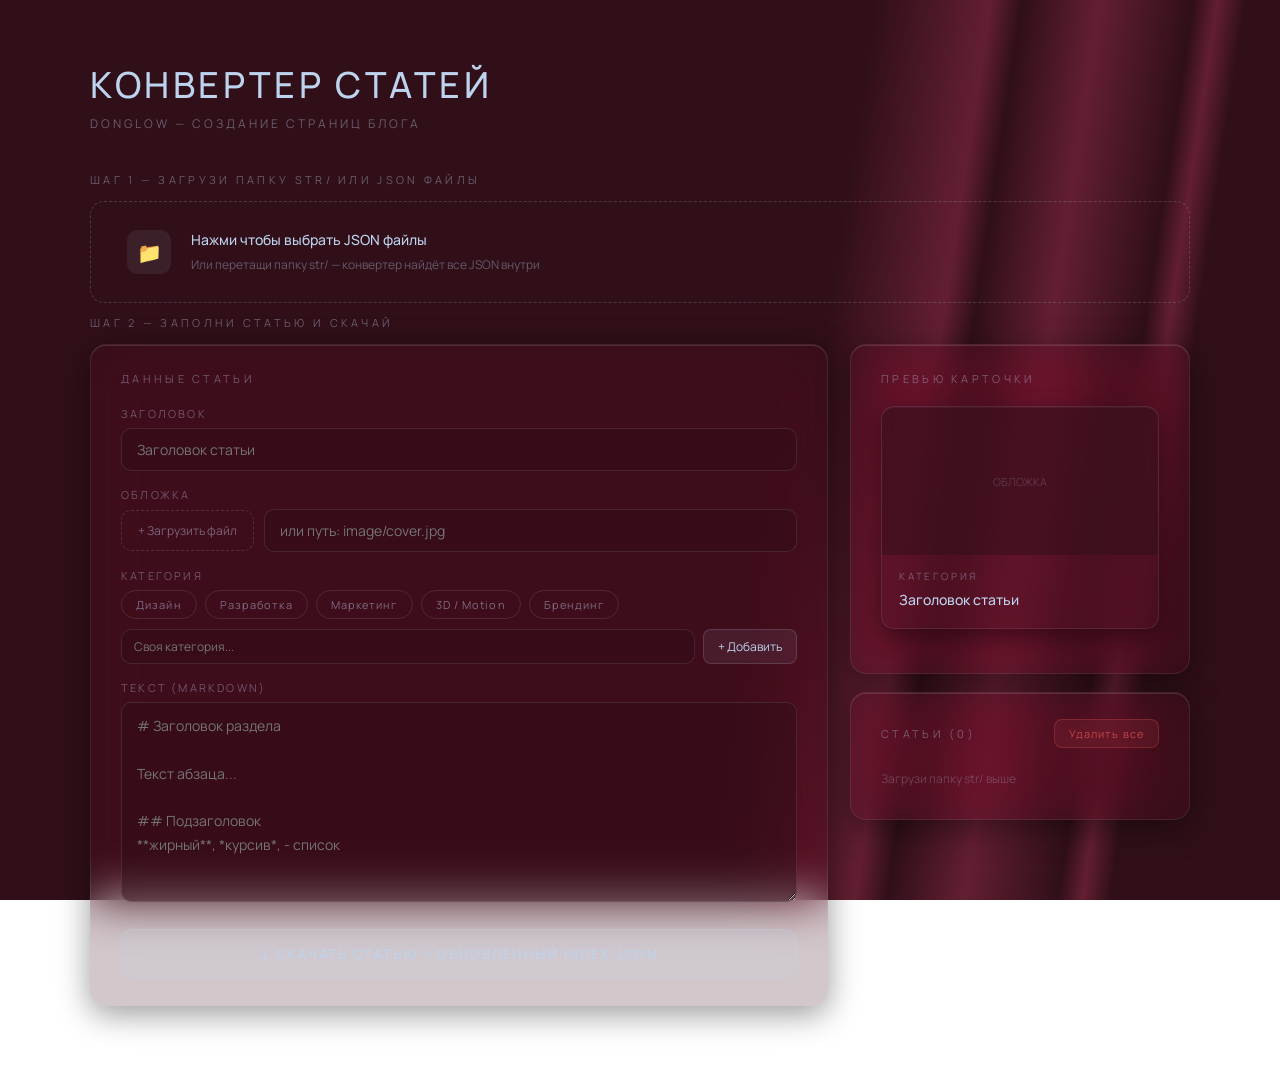
<file: article-converter.html>
<!DOCTYPE html>
<html lang="ru">
<head>
<meta charset="UTF-8">
<meta name="viewport" content="width=device-width, initial-scale=1.0">
<title>Конвертер статей — Donglow</title>
<link href="https://fonts.googleapis.com/css2?family=Manrope:wght@400;500;600&display=swap" rel="stylesheet">
<style>
* { margin: 0; padding: 0; box-sizing: border-box; }
body {
  font-family: 'Manrope', sans-serif;
  background: linear-gradient(278.57deg, #300F18 0%, #300F18 11.979%, #631F32 13.968%, #300F18 15.680%, #631F32 22.326%, #300F18 27.773%, #631F32 29.997%, #300F18 38.237%);
  background-attachment: fixed; min-height: 100vh; color: #BED3EE; padding: 60px 90px;
}
h1 { font-size: 36px; font-weight: 500; letter-spacing: 0.1em; margin-bottom: 6px; }
.subtitle { font-size: 12px; color: rgba(190,211,238,0.4); letter-spacing: 0.25em; margin-bottom: 40px; text-transform: uppercase; }
.step-label { font-size: 11px; letter-spacing: 0.3em; text-transform: uppercase; color: rgba(190,211,238,0.4); margin-bottom: 14px; }

.drop-zone {
  border: 1.5px dashed rgba(190,211,238,0.2); border-radius: 14px;
  padding: 28px 36px; display: flex; align-items: center; gap: 20px;
  cursor: pointer; transition: border-color 0.2s, background 0.2s; margin-bottom: 12px; position: relative;
}
.drop-zone:hover, .drop-zone.drag-over { border-color: rgba(190,211,238,0.45); background: rgba(190,211,238,0.04); }
.drop-zone input { position: absolute; inset: 0; opacity: 0; cursor: pointer; width: 100%; height: 100%; }
.drop-icon { width: 44px; height: 44px; flex-shrink: 0; background: rgba(190,211,238,0.08); border-radius: 11px; display: flex; align-items: center; justify-content: center; font-size: 20px; }
.drop-text strong { font-size: 14px; font-weight: 500; display: block; margin-bottom: 3px; }
.drop-text span { font-size: 12px; color: rgba(190,211,238,0.38); }

.status-bar { display: none; padding: 11px 18px; background: rgba(190,211,238,0.06); border: 1px solid rgba(190,211,238,0.12); border-radius: 10px; font-size: 12px; letter-spacing: 0.06em; margin-bottom: 32px; align-items: center; gap: 10px; }
.status-bar.show { display: flex; }
.status-dot { width: 7px; height: 7px; border-radius: 50%; background: #6fcf97; flex-shrink: 0; }

.layout { display: grid; grid-template-columns: 1fr 340px; gap: 22px; align-items: start; }

.panel { background: rgba(70,22,37,0.24); backdrop-filter: blur(24px) saturate(160%); -webkit-backdrop-filter: blur(24px) saturate(160%); border: 1px solid rgba(190,211,238,0.10); box-shadow: inset 0 1px 0 rgba(255,255,255,0.12), 0 8px 32px rgba(0,0,0,0.4); border-radius: 16px; padding: 26px 30px; }
.panel-title { font-size: 11px; letter-spacing: 0.3em; text-transform: uppercase; color: rgba(190,211,238,0.38); margin-bottom: 20px; }

label { display: block; font-size: 11px; letter-spacing: 0.2em; text-transform: uppercase; color: rgba(190,211,238,0.38); margin-bottom: 7px; margin-top: 16px; }
label:first-of-type { margin-top: 0; }

input[type="text"], textarea { width: 100%; background: rgba(48,15,24,0.45); border: 1px solid rgba(190,211,238,0.12); border-radius: 10px; padding: 11px 15px; font-family: 'Manrope', sans-serif; font-size: 14px; color: #BED3EE; outline: none; transition: border-color 0.2s; resize: vertical; }
input[type="text"]:focus, textarea:focus { border-color: rgba(190,211,238,0.32); }
textarea { min-height: 200px; line-height: 1.7; }

/* Обложка */
.cover-row { display: flex; gap: 10px; align-items: center; flex-wrap: wrap; }
.cover-btn { padding: 11px 16px; border: 1.5px dashed rgba(190,211,238,0.18); border-radius: 10px; cursor: pointer; position: relative; overflow: hidden; flex-shrink: 0; font-size: 12px; color: rgba(190,211,238,0.45); transition: border-color 0.2s; background: transparent; font-family: 'Manrope', sans-serif; white-space: nowrap; }
.cover-btn:hover { border-color: rgba(190,211,238,0.35); color: rgba(190,211,238,0.75); }
.cover-btn input { position: absolute; inset: 0; opacity: 0; cursor: pointer; }
#cover-thumb { width: 54px; height: 38px; object-fit: cover; border-radius: 7px; display: none; flex-shrink: 0; cursor: pointer; border: 1px solid rgba(190,211,238,0.2); }
#cover-thumb:hover { border-color: rgba(190,211,238,0.5); }
.crop-hint { font-size: 11px; color: rgba(190,211,238,0.35); }

/* Категории */
.cats { display: flex; flex-wrap: wrap; gap: 8px; margin-top: 4px; }
.cat-tag { padding: 6px 14px; border-radius: 20px; border: 1px solid rgba(190,211,238,0.13); font-size: 11px; letter-spacing: 0.1em; cursor: pointer; transition: all 0.2s; background: transparent; color: rgba(190,211,238,0.48); font-family: 'Manrope', sans-serif; }
.cat-tag.selected { background: rgba(190,211,238,0.12); border-color: rgba(190,211,238,0.38); color: #BED3EE; }
.cat-new { display: flex; gap: 8px; margin-top: 10px; }
.cat-new input { flex: 1; padding: 8px 12px; font-size: 12px; }
.cat-new button { padding: 8px 14px; background: rgba(190,211,238,0.08); border: 1px solid rgba(190,211,238,0.17); border-radius: 8px; color: #BED3EE; font-family: 'Manrope', sans-serif; font-size: 12px; cursor: pointer; transition: background 0.2s; white-space: nowrap; }
.cat-new button:hover { background: rgba(190,211,238,0.16); }

.btn-dl { width: 100%; margin-top: 22px; padding: 15px; background: rgba(190,211,238,0.12); border: 1px solid rgba(190,211,238,0.26); border-radius: 12px; color: #BED3EE; font-family: 'Manrope', sans-serif; font-size: 13px; font-weight: 500; letter-spacing: 0.16em; text-transform: uppercase; cursor: pointer; transition: all 0.2s; }
.btn-dl:hover { background: rgba(190,211,238,0.2); }

/* Превью карточки */
.card-preview { border-radius: 13px; overflow: hidden; background: rgba(70,22,37,0.24); border: 1px solid rgba(190,211,238,0.10); box-shadow: inset 0 1px 0 rgba(255,255,255,0.1), 0 8px 24px rgba(0,0,0,0.4); margin-bottom: 18px; }
.cp-cover { width: 100%; height: 148px; background: rgba(48,15,24,0.5); display: flex; align-items: center; justify-content: center; font-size: 11px; color: rgba(190,211,238,0.2); overflow: hidden; }
.cp-cover img { width: 100%; height: 100%; object-fit: cover; display: none; }
.cp-body { padding: 14px 17px 18px; }
.cp-cat { font-size: 10px; letter-spacing: 0.28em; text-transform: uppercase; color: rgba(190,211,238,0.38); margin-bottom: 7px; }
.cp-title { font-size: 14px; font-weight: 500; line-height: 1.4; color: #BED3EE; }

/* Список статей */
.arts-header { display: flex; align-items: center; justify-content: space-between; margin-bottom: 16px; }
.arts-header .panel-title { margin-bottom: 0; }
.btn-del-all { padding: 6px 14px; background: rgba(235,87,87,0.1); border: 1px solid rgba(235,87,87,0.25); border-radius: 8px; color: rgba(235,87,87,0.7); font-family: 'Manrope', sans-serif; font-size: 11px; letter-spacing: 0.1em; cursor: pointer; transition: all 0.2s; }
.btn-del-all:hover { background: rgba(235,87,87,0.2); color: rgba(235,87,87,1); border-color: rgba(235,87,87,0.5); }

.art-item { display: flex; align-items: center; gap: 9px; padding: 9px 0; border-bottom: 1px solid rgba(190,211,238,0.06); }
.art-item:last-child { border-bottom: none; }
.art-dot { width: 6px; height: 6px; border-radius: 50%; background: rgba(190,211,238,0.22); flex-shrink: 0; }
.art-name { flex: 1; overflow: hidden; text-overflow: ellipsis; white-space: nowrap; font-size: 12px; color: rgba(190,211,238,0.52); }
.art-cat { font-size: 10px; letter-spacing: 0.13em; color: rgba(190,211,238,0.28); flex-shrink: 0; margin-right: 4px; }
.art-del { width: 22px; height: 22px; flex-shrink: 0; background: rgba(235,87,87,0.1); border: 1px solid rgba(235,87,87,0.2); border-radius: 6px; color: rgba(235,87,87,0.6); font-size: 14px; line-height: 1; cursor: pointer; display: flex; align-items: center; justify-content: center; transition: all 0.2s; font-family: sans-serif; }
.art-del:hover { background: rgba(235,87,87,0.25); color: rgba(235,87,87,1); }

/* ── Кроппер (модалка) ── */
.crop-modal {
  position: fixed; inset: 0; z-index: 200;
  background: rgba(20,5,10,0.88); backdrop-filter: blur(8px);
  display: none; align-items: center; justify-content: center;
}
.crop-modal.open { display: flex; }
.crop-box {
  background: rgba(48,15,24,0.96); border: 1px solid rgba(190,211,238,0.15);
  border-radius: 20px; padding: 28px; width: 620px; max-width: 95vw;
}
.crop-box h3 { font-size: 14px; font-weight: 500; letter-spacing: 0.2em; text-transform: uppercase; color: rgba(190,211,238,0.6); margin-bottom: 20px; }
.crop-wrap { position: relative; width: 100%; height: 320px; overflow: hidden; background: #000; border-radius: 12px; cursor: crosshair; user-select: none; }
#crop-img { position: absolute; display: block; }
.crop-sel {
  position: absolute; border: 2px solid rgba(190,211,238,0.9);
  box-shadow: 0 0 0 9999px rgba(0,0,0,0.5);
  cursor: move; display: none;
}
.crop-sel-corner {
  position: absolute; width: 10px; height: 10px;
  background: #BED3EE; border-radius: 2px;
}
.c-tl { top:-5px; left:-5px; cursor: nw-resize; }
.c-tr { top:-5px; right:-5px; cursor: ne-resize; }
.c-bl { bottom:-5px; left:-5px; cursor: sw-resize; }
.c-br { bottom:-5px; right:-5px; cursor: se-resize; }

.crop-ratio-btns { display: flex; gap: 8px; margin: 14px 0 6px; flex-wrap: wrap; }
.ratio-btn { padding: 7px 16px; border-radius: 8px; border: 1px solid rgba(190,211,238,0.15); background: transparent; color: rgba(190,211,238,0.5); font-family: 'Manrope', sans-serif; font-size: 12px; cursor: pointer; transition: all 0.2s; }
.ratio-btn:hover, .ratio-btn.active { background: rgba(190,211,238,0.1); border-color: rgba(190,211,238,0.35); color: #BED3EE; }
.crop-hint-text { font-size: 11px; color: rgba(190,211,238,0.3); margin-bottom: 16px; letter-spacing: 0.05em; }

.crop-actions { display: flex; gap: 12px; margin-top: 18px; }
.crop-actions button { flex: 1; padding: 13px; border-radius: 11px; font-family: 'Manrope', sans-serif; font-size: 12px; font-weight: 500; letter-spacing: 0.15em; text-transform: uppercase; cursor: pointer; transition: all 0.2s; }
.btn-crop-apply { background: rgba(190,211,238,0.13); border: 1px solid rgba(190,211,238,0.28); color: #BED3EE; }
.btn-crop-apply:hover { background: rgba(190,211,238,0.22); }
.btn-crop-cancel { background: transparent; border: 1px solid rgba(190,211,238,0.12); color: rgba(190,211,238,0.5); }
.btn-crop-cancel:hover { border-color: rgba(190,211,238,0.25); color: rgba(190,211,238,0.8); }

/* Confirm modal */
.confirm-modal { position: fixed; inset: 0; z-index: 300; background: rgba(20,5,10,0.8); backdrop-filter: blur(6px); display: none; align-items: center; justify-content: center; }
.confirm-modal.open { display: flex; }
.confirm-box { background: rgba(48,15,24,0.97); border: 1px solid rgba(190,211,238,0.15); border-radius: 16px; padding: 28px 32px; max-width: 400px; width: 90vw; text-align: center; }
.confirm-box p { font-size: 14px; line-height: 1.6; color: rgba(190,211,238,0.8); margin-bottom: 22px; }
.confirm-box strong { color: #BED3EE; }
.confirm-btns { display: flex; gap: 10px; }
.confirm-btns button { flex: 1; padding: 12px; border-radius: 10px; font-family: 'Manrope', sans-serif; font-size: 12px; font-weight: 500; letter-spacing: 0.12em; cursor: pointer; transition: all 0.2s; }
.btn-confirm-ok { background: rgba(235,87,87,0.15); border: 1px solid rgba(235,87,87,0.35); color: rgba(235,87,87,0.9); }
.btn-confirm-ok:hover { background: rgba(235,87,87,0.28); }
.btn-confirm-no { background: transparent; border: 1px solid rgba(190,211,238,0.15); color: rgba(190,211,238,0.55); }
.btn-confirm-no:hover { border-color: rgba(190,211,238,0.3); color: rgba(190,211,238,0.85); }

.toast { position: fixed; bottom: 32px; left: 50%; transform: translateX(-50%) translateY(14px); background: rgba(30,8,15,0.96); backdrop-filter: blur(16px); border: 1px solid rgba(190,211,238,0.16); border-radius: 11px; padding: 13px 26px; font-size: 13px; letter-spacing: 0.07em; opacity: 0; transition: all 0.28s; pointer-events: none; z-index: 400; }
.toast.show { opacity: 1; transform: translateX(-50%) translateY(0); }
.toast.success { border-color: rgba(111,207,151,0.4); }
.toast.error   { border-color: rgba(235,87,87,0.4); }

/* мобильная адаптация для конвертеров */
@media (max-width: 768px) {
  body {
    padding: 30px 16px 60px;
  }
  
  h1 {
    font-size: 24px;
  }
  
  .subtitle {
    font-size: 10px;
    margin-bottom: 24px;
  }
  
  .step-label {
    font-size: 10px;
    margin-bottom: 10px;
  }
  
  .drop-zone {
    padding: 20px;
    flex-direction: column;
    text-align: center;
  }
  
  .layout {
    grid-template-columns: 1fr;
    gap: 20px;
  }
  
  .panel {
    padding: 20px;
  }
  
  button, 
  .filter-btn, 
  .back-btn,
  .see-more-btn,
  .btn-dl,
  .cover-btn,
  .add-block-btn,
  .block-file-btn,
  .block-del,
  .block-move-up,
  .block-move-down,
  .art-edit,
  .art-del,
  .btn-del-all {
    min-height: 44px;
    min-width: 44px;
  }
  
  .add-block-bar {
    gap: 8px;
  }
  
  .add-block-btn {
    padding: 10px 14px;
    font-size: 10px;
  }
  
  .block-header {
    flex-wrap: wrap;
    gap: 8px;
  }
  
  .block-type-badge {
    flex: auto;
  }
  
  /* кроппер на мобилках */
  .crop-box {
    padding: 20px;
    width: 95vw;
  }
  
  .crop-wrap {
    height: 260px;
  }
  
  .crop-ratio-btns {
    gap: 6px;
  }
  
  .ratio-btn {
    padding: 8px 12px;
    font-size: 11px;
  }
  
  .crop-actions button {
    padding: 12px;
  }
  
  /* подтверждение */
  .confirm-box {
    padding: 24px;
    width: 90vw;
  }
  
  .confirm-box p {
    font-size: 14px;
  }
  
  .confirm-btns button {
    padding: 12px;
  }
  
  /* toast */
  .toast {
    bottom: 20px;
    padding: 12px 20px;
    font-size: 12px;
  }
}

@media (max-width: 480px) {
  .crop-wrap {
    height: 200px;
  }
  
  .cover-row {
    flex-direction: column;
    align-items: stretch;
  }
  
  .cover-btn {
    text-align: center;
  }
  
  #cover-thumb {
    width: 100%;
    height: auto;
    max-height: 100px;
  }
  
  .cats {
    gap: 6px;
  }
  
  .cat-tag {
    padding: 8px 12px;
    font-size: 10px;
  }
  
  .cat-new {
    flex-direction: column;
  }
  
  .cat-new button {
    width: 100%;
  }
}
</style>
</head>
<body>

<h1>КОНВЕРТЕР СТАТЕЙ</h1>
<p class="subtitle">Donglow — создание страниц блога</p>

<div class="step-label">Шаг 1 — загрузи папку str/ или JSON файлы</div>
<div class="drop-zone" id="dz" onclick="document.getElementById('json-inp').click()">
  <input type="file" id="folder-inp" webkitdirectory multiple style="display:none" onchange="loadFolder(this.files)">
  <input type="file" id="json-inp" accept=".json" multiple style="display:none" onchange="loadFolder(this.files)">
  <div class="drop-icon">📁</div>
  <div class="drop-text">
    <strong>Нажми чтобы выбрать JSON файлы</strong>
    <span>Или перетащи папку str/ — конвертер найдёт все JSON внутри</span>
  </div>
</div>
<div class="status-bar" id="status-bar">
  <div class="status-dot"></div>
  <span id="status-text"></span>
</div>

<div class="step-label">Шаг 2 — заполни статью и скачай</div>
<div class="layout">

  <div class="panel">
    <div class="panel-title">Данные статьи</div>

    <label>Заголовок</label>
    <input type="text" id="inp-title" placeholder="Заголовок статьи" oninput="upd()">

    <label>Обложка</label>
    <div class="cover-row">
      <button class="cover-btn">
        <input type="file" id="inp-cover-file" accept="image/*" onchange="loadCover(event)">
        + Загрузить файл
      </button>
      <img id="cover-thumb" alt="" title="Нажми чтобы кадрировать" onclick="openCrop()">
      <span class="crop-hint" id="crop-hint" style="display:none;">Нажми на превью для кадрирования</span>
      <input type="text" id="inp-cover-path" placeholder="или путь: image/cover.jpg" oninput="upd()" style="flex:1;">
    </div>

    <label>Категория</label>
    <div class="cats" id="cats-list">
      <button class="cat-tag" onclick="selCat(this)">Дизайн</button>
      <button class="cat-tag" onclick="selCat(this)">Разработка</button>
      <button class="cat-tag" onclick="selCat(this)">Маркетинг</button>
      <button class="cat-tag" onclick="selCat(this)">3D / Motion</button>
      <button class="cat-tag" onclick="selCat(this)">Брендинг</button>
    </div>
    <div class="cat-new">
      <input type="text" id="inp-new-cat" placeholder="Своя категория...">
      <button onclick="addCat()">+ Добавить</button>
    </div>

    <label>Текст (Markdown)</label>
    <textarea id="inp-content" placeholder="# Заголовок раздела&#10;&#10;Текст абзаца...&#10;&#10;## Подзаголовок&#10;**жирный**, *курсив*, - список"></textarea>

    <button class="btn-dl" onclick="dlAll()">↓ Скачать статью + обновлённый index.json</button>
  </div>

  <div>
    <div class="panel" style="margin-bottom:18px;">
      <div class="panel-title">Превью карточки</div>
      <div class="card-preview">
        <div class="cp-cover" id="cp-cover"><span id="cp-ph">ОБЛОЖКА</span><img id="cp-img" alt=""></div>
        <div class="cp-body">
          <div class="cp-cat" id="cp-cat">КАТЕГОРИЯ</div>
          <div class="cp-title" id="cp-title">Заголовок статьи</div>
        </div>
      </div>
    </div>

    <div class="panel">
      <div class="arts-header">
        <div class="panel-title">Статьи (<span id="arts-count">0</span>)</div>
        <button class="btn-del-all" onclick="confirmDelAll()">Удалить все</button>
      </div>
      <div id="arts-list"><div style="font-size:12px;color:rgba(190,211,238,0.25);padding:6px 0;">Загрузи папку str/ выше</div></div>
    </div>
  </div>

</div>

<!-- Кроппер -->
<div class="crop-modal" id="crop-modal">
  <div class="crop-box">
    <h3>Кадрирование обложки</h3>
    <div class="crop-ratio-btns">
      <button class="ratio-btn active" onclick="setRatio(this,16,9)">16:9</button>
      <button class="ratio-btn" onclick="setRatio(this,4,3)">4:3</button>
      <button class="ratio-btn" onclick="setRatio(this,1,1)">1:1</button>
      <button class="ratio-btn" onclick="setRatio(this,3,2)">3:2</button>
      <button class="ratio-btn" onclick="setRatio(this,0,0)">Свободно</button>
    </div>
    <p class="crop-hint-text">Перетащи рамку для выбора области</p>
    <div class="crop-wrap" id="crop-wrap">
      <img id="crop-img" alt="">
      <div class="crop-sel" id="crop-sel">
        <div class="crop-sel-corner c-tl" data-c="tl"></div>
        <div class="crop-sel-corner c-tr" data-c="tr"></div>
        <div class="crop-sel-corner c-bl" data-c="bl"></div>
        <div class="crop-sel-corner c-br" data-c="br"></div>
      </div>
    </div>
    <div class="crop-actions">
      <button class="btn-crop-cancel" onclick="closeCrop()">Отмена</button>
      <button class="btn-crop-apply" onclick="applyCrop()">Применить кадрирование</button>
    </div>
  </div>
</div>

<!-- Confirm удаления -->
<div class="confirm-modal" id="confirm-modal">
  <div class="confirm-box">
    <p id="confirm-text"></p>
    <div class="confirm-btns">
      <button class="btn-confirm-no" onclick="closeConfirm()">Отмена</button>
      <button class="btn-confirm-ok" id="confirm-ok-btn">Удалить</button>
    </div>
  </div>
</div>

<div class="toast" id="toast"></div>

<script>
var idx = [], coverURL = '', coverFile = '', cat = '';
var cropRatioW = 16, cropRatioH = 9;
var cropSrc = ''; // оригинальный dataURL для кропа

/* ── Drag & drop папки ── */
var dz = document.getElementById('dz');
dz.addEventListener('dragover',  function(e){ e.preventDefault(); dz.classList.add('drag-over'); });
dz.addEventListener('dragleave', function(){ dz.classList.remove('drag-over'); });
dz.addEventListener('drop', function(e){ e.preventDefault(); dz.classList.remove('drag-over'); loadFolder(e.dataTransfer.files); });

function loadFolder(files) {
  var jsonFiles = [];
  for (var i = 0; i < files.length; i++) {
    var f = files[i];
    var rel = f.webkitRelativePath;
    // прямой JSON файл (без папки) или JSON в корне папки
    if (f.name.endsWith('.json') && (!rel || rel.split('/').length === 2)) {
      jsonFiles.push(f);
    }
  }
  var sb = document.getElementById('status-bar'); sb.classList.add('show');
  if (!jsonFiles.length) { idx = []; document.getElementById('status-text').textContent = 'JSON не найден — будет создан новый'; renderList([]); return; }
  var loaded = 0, merged = [];
  jsonFiles.forEach(function(f) {
    var r = new FileReader();
    r.onload = function(e) {
      try {
        var data = JSON.parse(e.target.result);
        if (Array.isArray(data)) merged = merged.concat(data);
        else if (data && data.file) merged.push(data);
      } catch(err) {}
      loaded++;
      if (loaded === jsonFiles.length) {
        idx = merged;
        document.getElementById('status-text').textContent = 'Загружено ' + idx.length + ' ' + pl(idx.length,'статья','статьи','статей');
        renderList(idx); addCatsFromIdx(idx);
      }
    };
    r.readAsText(f);
  });
}



function renderList(arr) {
  document.getElementById('arts-count').textContent = arr.length;
  var el = document.getElementById('arts-list');
  if (!arr.length) { el.innerHTML = '<div style="font-size:12px;color:rgba(190,211,238,0.25);padding:6px 0;">Статей пока нет</div>'; return; }
  el.innerHTML = arr.map(function(a, i) {
    return '<div class="art-item" id="art-'+i+'">' +
      '<div class="art-dot"></div>' +
      '<div class="art-name">' + esc(a.title||a.file) + '</div>' +
      '<div class="art-cat">' + esc(a.category||'') + '</div>' +
      '<button class="art-del" onclick="confirmDelOne('+i+')" title="Удалить">×</button>' +
    '</div>';
  }).join('');
}

/* ── Удаление одной статьи ── */
function confirmDelOne(i) {
  var a = idx[i];
  document.getElementById('confirm-text').innerHTML = 'Удалить статью<br><strong>"' + esc(a.title||a.file) + '"</strong><br>из index.json?';
  document.getElementById('confirm-ok-btn').onclick = function(){ delOne(i); closeConfirm(); };
  document.getElementById('confirm-modal').classList.add('open');
}
function delOne(i) {
  idx.splice(i, 1);
  renderList(idx);
  document.getElementById('status-text').textContent = idx.length + ' ' + pl(idx.length,'статья','статьи','статей') + ' в index.json';
  dlIndex();
  toast('Статья удалена. index.json скачан', 'success');
}

/* ── Удаление всех ── */
function confirmDelAll() {
  if (!idx.length) { toast('Список уже пуст', ''); return; }
  document.getElementById('confirm-text').innerHTML = 'Удалить <strong>все ' + idx.length + ' ' + pl(idx.length,'статью','статьи','статей') + '</strong> из index.json?';
  document.getElementById('confirm-ok-btn').onclick = function(){ delAll(); closeConfirm(); };
  document.getElementById('confirm-modal').classList.add('open');
}
function delAll() {
  idx = []; renderList([]); dlIndex();
  document.getElementById('status-text').textContent = 'Список очищен';
  toast('Все статьи удалены. index.json скачан', 'success');
}
function closeConfirm() { document.getElementById('confirm-modal').classList.remove('open'); }

function dlIndex() {
  setTimeout(function(){ dl(JSON.stringify(idx, null, 2), 'index.json', 'application/json'); }, 200);
}

function addCatsFromIdx(arr) {
  var ex = Array.from(document.querySelectorAll('.cat-tag')).map(function(b){ return b.textContent.trim(); });
  arr.forEach(function(a){
    if (a.category && ex.indexOf(a.category) === -1) {
      ex.push(a.category);
      var btn = document.createElement('button'); btn.className = 'cat-tag'; btn.textContent = a.category;
      btn.onclick = function(){ selCat(this); }; document.getElementById('cats-list').appendChild(btn);
    }
  });
}

/* ── Категории ── */
function selCat(btn) { document.querySelectorAll('.cat-tag').forEach(function(b){ b.classList.remove('selected'); }); btn.classList.add('selected'); cat = btn.textContent.trim(); upd(); }
function addCat() {
  var v = document.getElementById('inp-new-cat').value.trim(); if (!v) return;
  var btn = document.createElement('button'); btn.className = 'cat-tag'; btn.textContent = v;
  btn.onclick = function(){ selCat(this); }; document.getElementById('cats-list').appendChild(btn);
  document.getElementById('inp-new-cat').value = ''; selCat(btn);
}

/* ── Обложка ── */
function loadCover(ev) {
  var f = ev.target.files[0]; if (!f) return;
  coverFile = f.name;
  var r = new FileReader();
  r.onload = function(e){
    cropSrc = e.target.result;
    coverURL = e.target.result;
    var t = document.getElementById('cover-thumb');
    t.src = coverURL; t.style.display = 'block';
    document.getElementById('crop-hint').style.display = 'inline';
    // автоматически ставим путь в поле
    document.getElementById('inp-cover-path').value = 'image/' + coverFile;
    upd();
  };
  r.readAsDataURL(f);
}
function normPath(p) {
  // нормализуем слэши и убираем абсолютные пути Windows
  p = p.replace(/\\/g, '/');
  // если вдруг полный путь типа E:/... или C:/... — берём только имя файла
  var parts = p.split('/');
  var fname = parts[parts.length - 1];
  // если путь уже начинается с image/ — оставляем как есть
  if (p.startsWith('image/')) return p;
  // иначе — считаем что это просто имя файла
  return fname ? 'image/' + fname : '';
}
// путь для HTML статьи (относительно str/) — image/file.jpg
function cvPath() {
  var m = document.getElementById('inp-cover-path').value.trim();
  var raw = m || (coverFile ? coverFile : '');
  return raw ? normPath(raw) : '';
}
// путь для index.json — image/file.jpg (без str/)
function cvPathForIndex() {
  return cvPath();
}

/* ── Кроппер ── */
var cropState = { dragging: false, resizing: null, startX: 0, startY: 0, sel: {x:0,y:0,w:0,h:0}, imgScale: 1, imgOffX: 0, imgOffY: 0 };

function openCrop() {
  if (!cropSrc) return;
  var modal = document.getElementById('crop-modal');
  modal.classList.add('open');
  var img = document.getElementById('crop-img');
  img.onload = function() { initCropSel(img); };
  img.src = cropSrc;
}
function closeCrop() { document.getElementById('crop-modal').classList.remove('open'); }

function initCropSel(img) {
  var wrap = document.getElementById('crop-wrap');
  var ww = wrap.offsetWidth, wh = wrap.offsetHeight;
  var iw = img.naturalWidth, ih = img.naturalHeight;
  var scale = Math.min(ww/iw, wh/ih);
  var sw = iw*scale, sh = ih*scale;
  var ox = (ww-sw)/2, oy = (wh-sh)/2;
  img.style.width  = sw+'px'; img.style.height = sh+'px';
  img.style.left   = ox+'px'; img.style.top    = oy+'px';
  cropState.imgScale = scale; cropState.imgOffX = ox; cropState.imgOffY = oy;
  cropState.imgW = sw; cropState.imgH = sh;
  // начальное выделение — всё изображение
  setSel(ox, oy, sw, sh);
  if (cropRatioW && cropRatioH) applySel16to9();
}

function setSel(x, y, w, h) {
  cropState.sel = {x:x, y:y, w:w, h:h};
  renderSel();
}

function applySel16to9() {
  if (!cropRatioW) return;
  var s = cropState;
  var maxW = s.imgW, maxH = s.imgH;
  var ratio = cropRatioW / cropRatioH;
  var w = maxW, h = w / ratio;
  if (h > maxH) { h = maxH; w = h * ratio; }
  var x = s.imgOffX + (s.imgW - w)/2;
  var y = s.imgOffY + (s.imgH - h)/2;
  setSel(x, y, w, h);
}

function renderSel() {
  var sel = document.getElementById('crop-sel');
  var s = cropState.sel;
  sel.style.display = 'block';
  sel.style.left   = s.x+'px'; sel.style.top  = s.y+'px';
  sel.style.width  = s.w+'px'; sel.style.height = s.h+'px';
}

function setRatio(btn, w, h) {
  document.querySelectorAll('.ratio-btn').forEach(function(b){ b.classList.remove('active'); });
  btn.classList.add('active');
  cropRatioW = w; cropRatioH = h;
  if (w && h) applySel16to9();
}

// Drag sel
var cropWrap = document.getElementById('crop-wrap');
var cropSel  = document.getElementById('crop-sel');

cropSel.addEventListener('mousedown', function(e) {
  if (e.target.dataset.c) return; // угол — обрабатывается ниже
  e.preventDefault();
  cropState.dragging = true;
  cropState.startX = e.clientX - cropState.sel.x;
  cropState.startY = e.clientY - cropState.sel.y;
});

// Resize corners
cropSel.querySelectorAll('.crop-sel-corner').forEach(function(c) {
  c.addEventListener('mousedown', function(e) {
    e.preventDefault(); e.stopPropagation();
    cropState.resizing = e.target.dataset.c;
    cropState.startX = e.clientX; cropState.startY = e.clientY;
    cropState.origSel = Object.assign({}, cropState.sel);
  });
});

document.addEventListener('mousemove', function(e) {
  var s = cropState;
  var ox = s.imgOffX, oy = s.imgOffY, iw = s.imgW, ih = s.imgH;

  if (s.dragging) {
    var nx = e.clientX - s.startX;
    var ny = e.clientY - s.startY;
    nx = Math.max(ox, Math.min(ox+iw-s.sel.w, nx));
    ny = Math.max(oy, Math.min(oy+ih-s.sel.h, ny));
    s.sel.x = nx; s.sel.y = ny;
    renderSel();
  }
  if (s.resizing) {
    var dx = e.clientX - s.startX, dy = e.clientY - s.startY;
    var orig = s.origSel;
    var nx = orig.x, ny = orig.y, nw = orig.w, nh = orig.h;
    var c = s.resizing;
    if (c==='br'){ nw=orig.w+dx; nh=orig.h+dy; }
    if (c==='bl'){ nx=orig.x+dx; nw=orig.w-dx; nh=orig.h+dy; }
    if (c==='tr'){ ny=orig.y+dy; nw=orig.w+dx; nh=orig.h-dy; }
    if (c==='tl'){ nx=orig.x+dx; ny=orig.y+dy; nw=orig.w-dx; nh=orig.h-dy; }
    // сохраняем пропорции если задан ratio
    if (cropRatioW && cropRatioH) {
      var ratio = cropRatioW/cropRatioH;
      if (c==='br'||c==='bl') nh = nw/ratio;
      else nw = nh*ratio;
    }
    nw = Math.max(30, nw); nh = Math.max(20, nh);
    nx = Math.max(ox, Math.min(nx, ox+iw-nw));
    ny = Math.max(oy, Math.min(ny, oy+ih-nh));
    s.sel = {x:nx, y:ny, w:nw, h:nh};
    renderSel();
  }
});
document.addEventListener('mouseup', function(){ cropState.dragging=false; cropState.resizing=null; });

function applyCrop() {
  var s = cropState;
  var canvas = document.createElement('canvas');
  var sx = (s.sel.x - s.imgOffX) / s.imgScale;
  var sy = (s.sel.y - s.imgOffY) / s.imgScale;
  var sw = s.sel.w / s.imgScale;
  var sh = s.sel.h / s.imgScale;
  canvas.width = Math.round(sw); canvas.height = Math.round(sh);
  var img = new Image(); img.src = cropSrc;
  img.onload = function() {
    canvas.getContext('2d').drawImage(img, sx, sy, sw, sh, 0, 0, canvas.width, canvas.height);
    coverURL = canvas.toDataURL('image/jpeg', 0.92);
    var t = document.getElementById('cover-thumb'); t.src = coverURL; t.style.display='block';
    upd(); closeCrop(); toast('Кадрирование применено ✓','success');
  };
}

/* ── Превью ── */
function upd() {
  var title = document.getElementById('inp-title').value.trim()||'Заголовок статьи';
  document.getElementById('cp-title').textContent = title;
  document.getElementById('cp-cat').textContent = (cat||'КАТЕГОРИЯ').toUpperCase();
  var img=document.getElementById('cp-img'), ph=document.getElementById('cp-ph');
  if (coverURL){ img.src=coverURL; img.style.display='block'; ph.style.display='none'; }
  else { img.style.display='none'; ph.style.display='block'; }
}

/* ── Генерация HTML ── */
function buildHTML() {
  var title=document.getElementById('inp-title').value.trim()||'Статья';
  var cover=cvPath(), content=document.getElementById('inp-content').value;
  return '<!DOCTYPE html>\n<html lang="ru">\n<head>\n<meta charset="UTF-8">\n<meta name="viewport" content="width=device-width, initial-scale=1.0">\n<meta name="blog-title" content="'+esc(title)+'">\n<meta name="blog-cover" content="'+esc(cover)+'">\n<meta name="blog-category" content="'+esc(cat)+'">\n<title>'+esc(title)+'</title>\n<link href="https://fonts.googleapis.com/css2?family=Manrope:wght@400;500&display=swap" rel="stylesheet">\n<style>\n* { margin:0; padding:0; box-sizing:border-box; }\nbody { font-family:\'Manrope\',sans-serif; background:linear-gradient(278.57deg,#300F18 0%,#300F18 11.979%,#631F32 13.968%,#300F18 15.680%,#631F32 22.326%,#300F18 27.773%,#631F32 29.997%,#300F18 38.237%); background-attachment:fixed; min-height:100vh; color:#BED3EE; }\n.hero { width:100%; height:480px; position:relative; overflow:hidden; }\n.hero img { width:100%; height:100%; object-fit:cover; display:block; }\n.hero-overlay { position:absolute; inset:0; background:linear-gradient(to bottom,rgba(48,15,24,0.1) 0%,rgba(48,15,24,0.85) 100%); }\n.hero-content { position:absolute; bottom:48px; left:90px; right:90px; }\n.article-cat { font-size:11px; letter-spacing:0.3em; text-transform:uppercase; color:rgba(190,211,238,0.5); margin-bottom:16px; }\n.article-title { font-size:48px; font-weight:500; line-height:1.1; letter-spacing:0.02em; }\n.article-body { max-width:800px; margin:64px auto; padding:0 90px; }\n.article-body h1 { font-size:32px; font-weight:500; margin:40px 0 16px; }\n.article-body h2 { font-size:24px; font-weight:500; margin:32px 0 12px; }\n.article-body h3 { font-size:18px; font-weight:500; margin:24px 0 10px; }\n.article-body p { font-size:16px; line-height:1.8; margin-bottom:20px; color:rgba(190,211,238,0.85); }\n.article-body ul { padding-left:24px; margin-bottom:20px; }\n.article-body li { font-size:16px; line-height:1.8; margin-bottom:8px; color:rgba(190,211,238,0.85); }\n.article-body strong { font-weight:500; color:#BED3EE; }\n.article-body em { font-style:italic; }\n.back-btn { display:inline-flex; align-items:center; gap:8px; padding:12px 24px; background:rgba(70,22,37,0.4); backdrop-filter:blur(16px); border:1px solid rgba(190,211,238,0.15); border-radius:10px; color:rgba(190,211,238,0.7); font-family:\'Manrope\',sans-serif; font-size:12px; letter-spacing:0.2em; text-transform:uppercase; text-decoration:none; margin:40px 90px 0; transition:all 0.2s; }\n.back-btn:hover { background:rgba(70,22,37,0.7); color:#BED3EE; }\n</style>\n</head>\n<body>\n<a href="javascript:history.back()" class="back-btn">← Назад</a>\n<div class="hero">\n'+(cover?'<img src="'+esc(cover)+'" alt="'+esc(title)+'">\n':'')+'<div class="hero-overlay"></div>\n<div class="hero-content"><div class="article-cat">'+esc(cat)+'</div><h1 class="article-title">'+esc(title)+'</h1></div>\n</div>\n<div class="article-body">\n'+md(content)+'\n</div>\n</body>\n</html>';
}

function md(s) {
  if(!s.trim()) return '<p>...</p>';
  var h='',ul=false;
  s.split('\n').forEach(function(l){
    if(/^### /.test(l)){if(ul){h+='</ul>';ul=false;}h+='<h3>'+f(l.slice(4))+'</h3>\n';}
    else if(/^## /.test(l)){if(ul){h+='</ul>';ul=false;}h+='<h2>'+f(l.slice(3))+'</h2>\n';}
    else if(/^# /.test(l)){if(ul){h+='</ul>';ul=false;}h+='<h1>'+f(l.slice(2))+'</h1>\n';}
    else if(/^- /.test(l)){if(!ul){h+='<ul>';ul=true;}h+='<li>'+f(l.slice(2))+'</li>\n';}
    else if(l.trim()===''){if(ul){h+='</ul>\n';ul=false;}}
    else{if(ul){h+='</ul>\n';ul=false;}h+='<p>'+f(l)+'</p>\n';}
  });
  if(ul) h+='</ul>';
  return h;
}
function f(s){ return s.replace(/\*\*(.+?)\*\*/g,'<strong>$1</strong>').replace(/\*(.+?)\*/g,'<em>$1</em>'); }

/* ── Скачать ── */
function dlAll() {
  var title=document.getElementById('inp-title').value.trim();
  if(!title){ toast('Введи заголовок статьи','error'); return; }
  var slug=slug_(title), cover=cvPath();
  var entry={file:slug+'.html', title:title, cover:cvPathForIndex(), category:cat};
  var pos=idx.findIndex(function(a){ return a.file===entry.file; });
  var newIdx=idx.slice();
  if(pos>=0) newIdx[pos]=entry; else newIdx=[entry].concat(newIdx);
  dl(buildHTML(), slug+'.html', 'text/html');
  setTimeout(function(){ dl(JSON.stringify(newIdx,null,2),'index.json','application/json'); }, 300);
  idx=newIdx; renderList(idx);
  toast('Скачано: '+slug+'.html + index.json ✓','success');
}

function dl(content, name, type) {
  var a=document.createElement('a');
  a.href=URL.createObjectURL(new Blob([content],{type:type+';charset=utf-8'}));
  a.download=name; a.click();
}
function slug_(s){ var m={'а':'a','б':'b','в':'v','г':'g','д':'d','е':'e','ё':'yo','ж':'zh','з':'z','и':'i','й':'y','к':'k','л':'l','м':'m','н':'n','о':'o','п':'p','р':'r','с':'s','т':'t','у':'u','ф':'f','х':'h','ц':'ts','ч':'ch','ш':'sh','щ':'sch','ъ':'','ы':'y','ь':'','э':'e','ю':'yu','я':'ya'}; return s.toLowerCase().split('').map(function(c){return m[c]||c;}).join('').replace(/[^a-z0-9]+/g,'-').replace(/^-|-$/g,'').substring(0,60)||'article'; }
function esc(s){ return String(s).replace(/&/g,'&amp;').replace(/</g,'&lt;').replace(/>/g,'&gt;').replace(/"/g,'&quot;'); }
function pl(n,a,b,c){ var m=n%10,h=n%100; if(m===1&&h!==11)return a; if(m>=2&&m<=4&&(h<10||h>=20))return b; return c; }
function toast(msg,type){ var t=document.getElementById('toast'); t.textContent=msg; t.className='toast show'+(type?' '+type:''); clearTimeout(t._t); t._t=setTimeout(function(){ t.classList.remove('show'); },2800); }

upd();
</script>
</body>
</html>
</file>
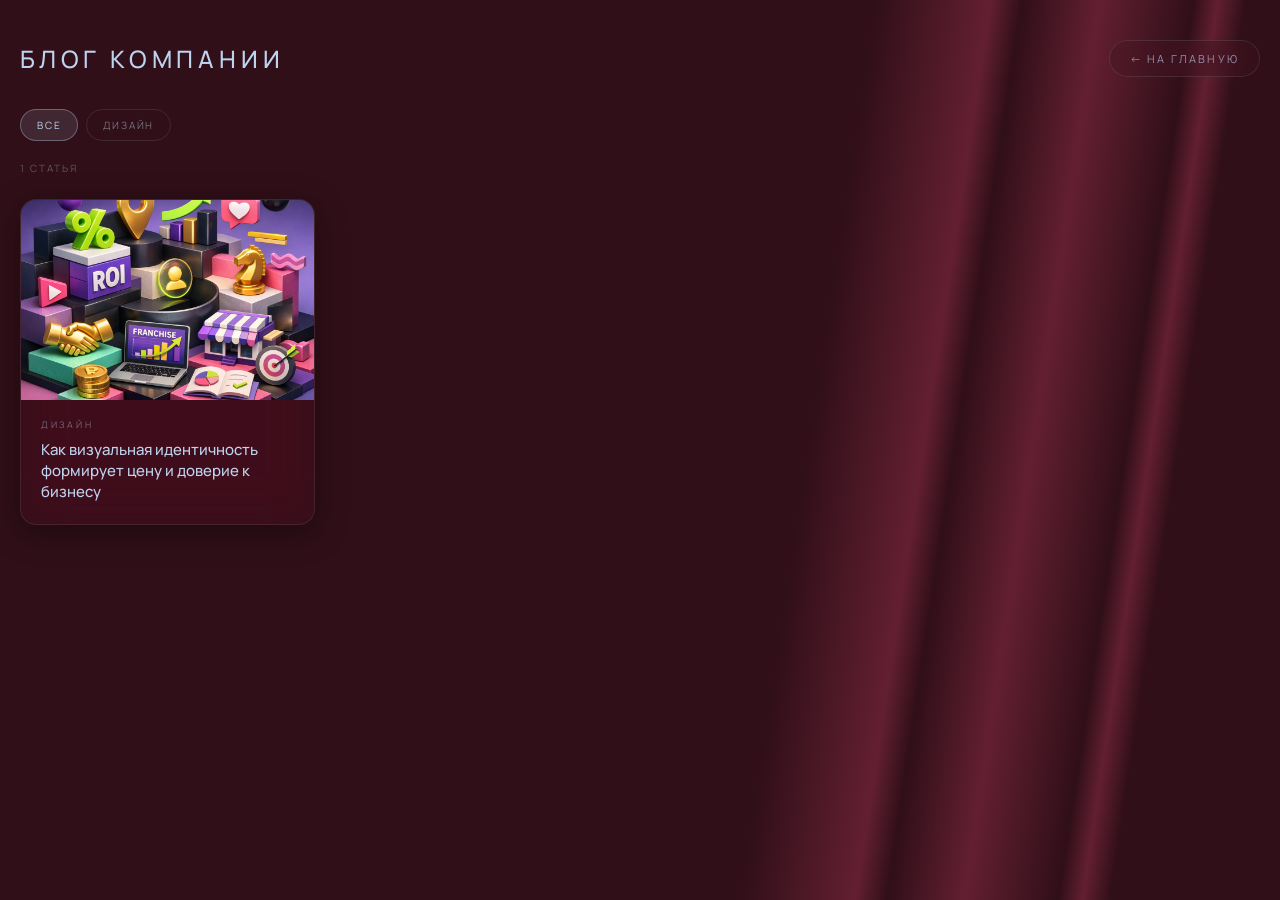
<file: blog-all.html>
<!DOCTYPE html>
<html lang="ru">
<head>
<meta charset="UTF-8">
<meta name="viewport" content="width=device-width, initial-scale=1.0, user-scalable=yes">
<title>Блог — Donglow</title>
<link href="https://fonts.googleapis.com/css2?family=Manrope:wght@400;500&display=swap" rel="stylesheet">
<style>
* { margin: 0; padding: 0; box-sizing: border-box; }

body {
  font-family: 'Manrope', sans-serif;
  background: linear-gradient(278.57deg, #300F18 0%, #300F18 11.979%, #631F32 13.968%, #300F18 15.680%, #631F32 22.326%, #300F18 27.773%, #631F32 29.997%, #300F18 38.237%);
  background-attachment: fixed;
  min-height: 100vh;
  color: #BED3EE;
}

/* Шапка */
.page-header {
  padding: 40px 20px 0;
  display: flex;
  align-items: center;
  justify-content: space-between;
  flex-wrap: wrap;
  gap: 16px;
}
.page-header h1 {
  font-size: 24px;
  font-weight: 500;
  letter-spacing: 0.2em;
}
.back-btn {
  display: inline-flex;
  align-items: center;
  gap: 8px;
  padding: 10px 20px;
  background: rgba(70,22,37,0.24);
  backdrop-filter: blur(16px);
  -webkit-backdrop-filter: blur(16px);
  border: 1px solid rgba(190,211,238,0.12);
  border-radius: 30px;
  color: rgba(190,211,238,0.65);
  font-size: 11px;
  letter-spacing: 0.2em;
  text-transform: uppercase;
  text-decoration: none;
  transition: all 0.25s;
}
.back-btn:hover { background: rgba(99,31,50,0.35); color: #BED3EE; border-color: rgba(190,211,238,0.25); }

/* Фильтры */
.filters-wrap {
  padding: 32px 20px 0;
}
.filters {
  display: flex;
  flex-wrap: wrap;
  gap: 8px;
}
/* убрать дублирующуюся квадратную карточку */
.cases-grid .case-card:last-child .case-card-more {
  display: flex;
}
.cases-grid .case-card:last-child {
  background: rgba(30, 8, 18, 0.5);
}
.filter-btn {
  padding: 8px 16px;
  border-radius: 24px;
  border: 1px solid rgba(190,211,238,0.12);
  background: transparent;
  color: rgba(190,211,238,0.5);
  font-family: 'Manrope', sans-serif;
  font-size: 10px;
  letter-spacing: 0.18em;
  text-transform: uppercase;
  cursor: pointer;
  transition: all 0.25s;
  white-space: nowrap;
}
.filter-btn:hover {
  border-color: rgba(190,211,238,0.28);
  color: rgba(190,211,238,0.85);
  background: rgba(190,211,238,0.05);
}
.filter-btn.active {
  background: rgba(190,211,238,0.12);
  border-color: rgba(190,211,238,0.35);
  color: #BED3EE;
}

/* Счётчик */
.count {
  margin: 20px 20px 0;
  font-size: 10px;
  letter-spacing: 0.2em;
  color: rgba(190,211,238,0.35);
  text-transform: uppercase;
}

/* Сетка */
.blog-grid {
  display: grid;
  grid-template-columns: repeat(auto-fill, minmax(280px, 1fr));
  gap: 20px;
  padding: 24px 20px 60px;
}

/* Карточка */
.blog-card {
  border-radius: 16px;
  overflow: hidden;
  cursor: pointer;
  background: rgba(70, 22, 37, 0.24);
  backdrop-filter: blur(24px) saturate(160%);
  -webkit-backdrop-filter: blur(24px) saturate(160%);
  border: 1px solid rgba(190,211,238,0.10);
  box-shadow: inset 0 1px 0 rgba(255,255,255,0.12), 0 8px 32px rgba(0,0,0,0.4);
  transition: transform 0.3s ease, box-shadow 0.3s ease, border-color 0.3s ease;
  text-decoration: none;
  display: block;
  animation: fadeIn 0.4s ease both;
}
@keyframes fadeIn {
  from { opacity: 0; transform: translateY(12px); }
  to   { opacity: 1; transform: translateY(0); }
}
.blog-card:hover {
  transform: translateY(-6px);
  border-color: rgba(190,211,238,0.22);
  box-shadow: inset 0 1px 0 rgba(255,255,255,0.15), 0 20px 48px rgba(0,0,0,0.55);
}

.blog-card-cover {
  width: 100%;
  height: 200px;
  overflow: hidden;
  background: rgba(48,15,24,0.5);
}
.blog-card-cover img {
  width: 100%; height: 100%;
  object-fit: cover;
  display: block;
  transition: transform 0.4s ease;
}
.blog-card:hover .blog-card-cover img { transform: scale(1.04); }
.blog-card-cover-placeholder {
  width: 100%; height: 100%;
  display: flex; align-items: center; justify-content: center;
  font-size: 11px; letter-spacing: 0.15em;
  color: rgba(190,211,238,0.2);
}

.blog-card-body { padding: 18px 20px 22px; }
.blog-card-cat {
  font-size: 9px;
  letter-spacing: 0.3em;
  text-transform: uppercase;
  color: rgba(190,211,238,0.45);
  margin-bottom: 8px;
}
.blog-card-title {
  font-size: 15px;
  font-weight: 500;
  line-height: 1.4;
  color: #BED3EE;
}

/* Пустое состояние */
.blog-empty {
  grid-column: 1/-1;
  text-align: center;
  padding: 60px 0;
  font-size: 12px;
  color: rgba(190,211,238,0.3);
  letter-spacing: 0.15em;
}

/* Скелетон */
.skeleton {
  border-radius: 16px; overflow: hidden;
  background: rgba(70,22,37,0.20);
  border: 1px solid rgba(190,211,238,0.06);
  animation: pulse 1.5s ease-in-out infinite;
}
@keyframes pulse { 0%,100%{opacity:.5} 50%{opacity:1} }
.sk-cover { height: 200px; background: rgba(48,15,24,0.5); }
.sk-body { padding: 18px 20px 22px; }
.sk-line { height: 10px; border-radius: 5px; background: rgba(190,211,238,0.1); margin-bottom: 10px; }
.sk-line.short{width:40%} .sk-line.long{width:85%} .sk-line.med{width:65%}

/* case-card-more для блога */
.case-card-more {
  display: flex;
  flex-direction: column;
  align-items: center;
  justify-content: center;
  gap: 12px;
  padding: 40px 20px;
  background: rgba(30, 8, 18, 0.5);
  min-height: 280px;
}
.more-text {
  font-size: 12px;
  font-weight: 500;
  letter-spacing: 0.3em;
  text-transform: uppercase;
  color: rgba(190,211,238,0.85);
}
.more-arrow {
  font-size: 22px;
  color: rgba(190,211,238,0.5);
}

/* моб адапт */
@media (max-width: 768px) {
  .page-header {
    padding: 30px 16px 0;
  }
  .page-header h1 {
    font-size: 20px;
  }
  .filters-wrap {
    padding: 24px 16px 0;
  }
  .filter-btn {
    padding: 6px 14px;
    font-size: 9px;
  }
  .count {
    margin: 16px 16px 0;
    font-size: 9px;
  }
  .blog-grid {
    padding: 20px 16px 40px;
    gap: 16px;
  }
  .blog-card-cover {
    height: 180px;
  }
  .blog-card-body {
    padding: 14px 16px 18px;
  }
  .blog-card-title {
    font-size: 14px;
  }
  .case-card-more {
    min-height: 260px;
    padding: 30px 16px;
  }
  .more-text {
    font-size: 11px;
  }
}

.blog-card-title {
  font-size: 15px;
  font-weight: 500;
  line-height: 1.4;
  color: #BED3EE;
  display: -webkit-box;
  -webkit-line-clamp: 3;
  -webkit-box-orient: vertical;
  overflow: hidden;
  text-overflow: ellipsis;
}

@media (max-width: 768px) {
  .blog-card-title {
    font-size: 14px;
    -webkit-line-clamp: 2;
  }
  
  button, 
  .filter-btn, 
  .back-btn {
    min-height: 44px;
    min-width: 44px;
  }
  
  body {
    font-size: 16px;
  }
}
</style>
</head>
<body>

<div class="page-header">
  <h1>БЛОГ КОМПАНИИ</h1>
  <a href="./index.html" class="back-btn">← На главную</a>
</div>

<div class="filters-wrap">
  <div class="filters" id="filters">
    <button class="filter-btn active" data-cat="all" onclick="setFilter(this)">Все</button>
  </div>
</div>

<div class="count" id="count"></div>

<div class="blog-grid" id="blog-grid">
  <div class="skeleton"><div class="sk-cover"></div><div class="sk-body"><div class="sk-line short"></div><div class="sk-line long"></div><div class="sk-line med"></div></div></div>
  <div class="skeleton"><div class="sk-cover"></div><div class="sk-body"><div class="sk-line short"></div><div class="sk-line long"></div><div class="sk-line med"></div></div></div>
  <div class="skeleton"><div class="sk-cover"></div><div class="sk-body"><div class="sk-line short"></div><div class="sk-line long"></div><div class="sk-line med"></div></div></div>
</div>

<script>
var BASE_URL = window.location.href.includes('htmlpreview.github.io') ? 'https://htmlpreview.github.io/?https://raw.githubusercontent.com/Reykuz/-/main/' : './';
var INDEX_PATH    = './str/index.json';
var ARTICLES_PATH = './str/';
var allArticles   = [];
var currentCat    = 'all';

fetch(INDEX_PATH)
  .then(function(r) {
    if (!r.ok) throw new Error('not found');
    return r.json();
  })
  .then(function(data) {
    allArticles = data;
    buildFilters(data);
    renderCards(data);
  })
  .catch(function() {
    renderEmpty();
  });

function buildFilters(articles) {
  var cats = [];
  articles.forEach(function(a) {
    if (a.category && cats.indexOf(a.category) === -1) cats.push(a.category);
  });
  var wrap = document.getElementById('filters');
  cats.forEach(function(cat) {
    var btn = document.createElement('button');
    btn.className = 'filter-btn';
    btn.dataset.cat = cat;
    btn.textContent = cat;
    btn.onclick = function(){ setFilter(this); };
    wrap.appendChild(btn);
  });
}

function setFilter(btn) {
  document.querySelectorAll('.filter-btn').forEach(function(b){ b.classList.remove('active'); });
  btn.classList.add('active');
  currentCat = btn.dataset.cat;
  var filtered = currentCat === 'all'
    ? allArticles
    : allArticles.filter(function(a){ return a.category === currentCat; });
  renderCards(filtered);
}

function renderCards(articles) {
  var grid = document.getElementById('blog-grid');
  var count = document.getElementById('count');
  grid.innerHTML = '';

  count.textContent = articles.length + ' ' + plural(articles.length, 'статья', 'статьи', 'статей');

  if (!articles.length) {
    grid.innerHTML = '<div class="blog-empty">В ЭТОЙ КАТЕГОРИИ НЕТ СТАТЕЙ</div>';
    return;
  }

  articles.forEach(function(a, i) {
    var card = document.createElement('a');
    card.className = 'blog-card';
    card.href = BASE_URL + 'str/' + a.file;
    card.style.animationDelay = (i * 0.06) + 's';

    var coverHTML = a.cover
      ? '<img src="' + ARTICLES_PATH + a.cover + '" alt="' + (a.title||'') + '" onerror="this.parentNode.innerHTML=\'<div class=blog-card-cover-placeholder>НЕТ ОБЛОЖКИ</div>\'">'
      : '<div class="blog-card-cover-placeholder">НЕТ ОБЛОЖКИ</div>';

    card.innerHTML =
      '<div class="blog-card-cover">' + coverHTML + '</div>' +
      '<div class="blog-card-body">' +
        '<div class="blog-card-cat">' + (a.category || '') + '</div>' +
        '<div class="blog-card-title">' + (a.title || 'Без названия') + '</div>' +
      '</div>';

    grid.appendChild(card);
  });
}

function renderEmpty() {
  document.getElementById('blog-grid').innerHTML = '<div class="blog-empty">СТАТЬИ ЕЩЁ НЕ ДОБАВЛЕНЫ</div>';
  document.getElementById('count').textContent = '';
}

function plural(n, one, few, many) {
  var mod10 = n % 10, mod100 = n % 100;
  if (mod10 === 1 && mod100 !== 11) return one;
  if (mod10 >= 2 && mod10 <= 4 && (mod100 < 10 || mod100 >= 20)) return few;
  return many;
}
</script>

</body>
</html>
</file>
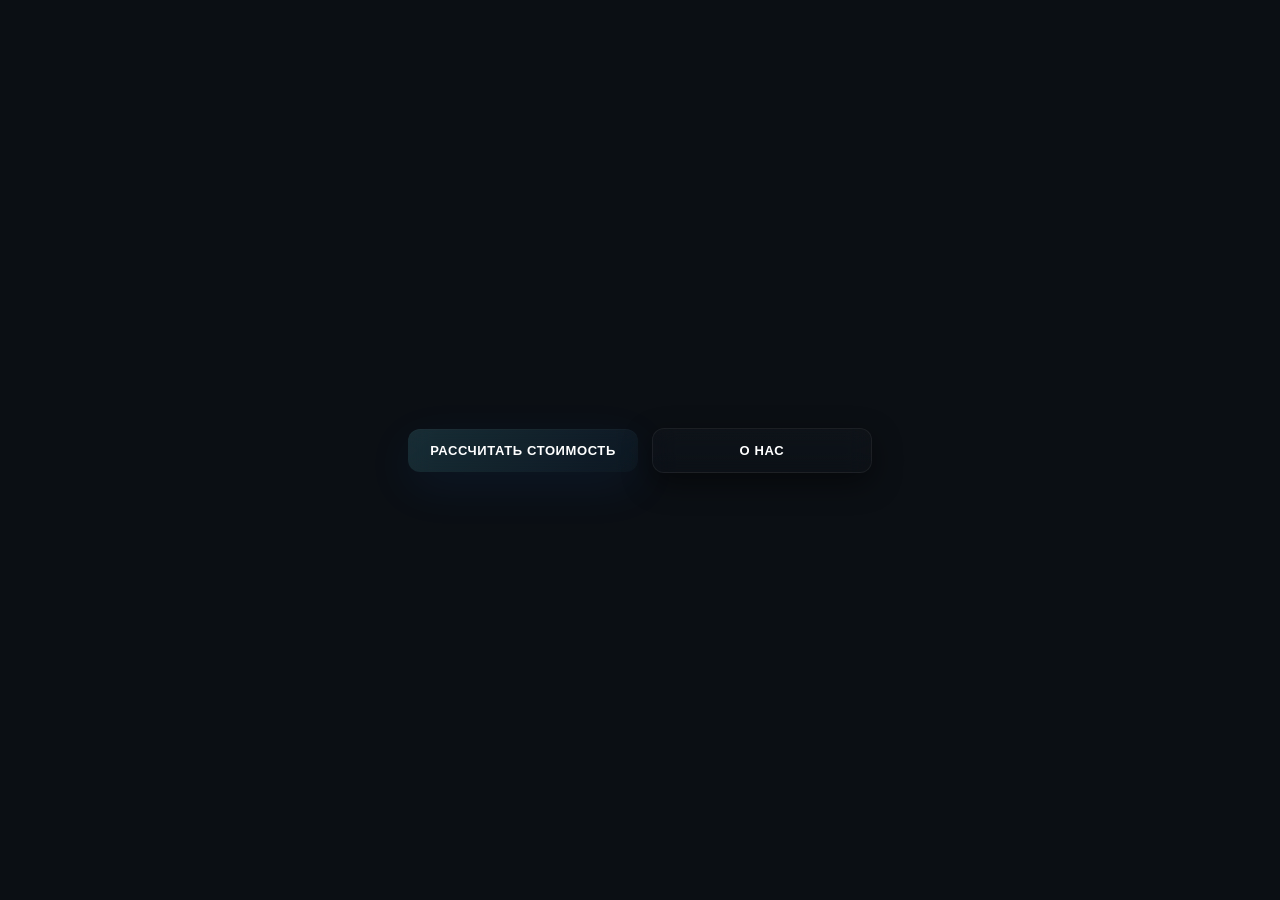
<file: button3.html>
<!doctype html>
<html lang="ru">
<head>
<meta charset="utf-8" />
<meta name="viewport" content="width=device-width,initial-scale=1" />
<title>Кнопки</title>
<style>
  :root{
    --glass-bg: rgba(255,255,255,0.03);
    --glass-border: rgba(255,255,255,0.08);
    --accent1: #6fe8ff;
    --accent2: #3aa0ff;
    --text: #ffffff;
    --blur: 12px;
  }

  /* Чистая страница — только две кнопки по центру */
  html,body{height:100%;margin:0;background:#0b0f14;font-family:Inter, "Segoe UI", Roboto, Arial, sans-serif;display:flex;align-items:center;justify-content:center}
  .btns{display:flex;gap:14px;align-items:center;justify-content:center;padding:20px}

  .glass-btn{
    -webkit-tap-highlight-color: transparent;
    display:inline-flex;align-items:center;justify-content:center;
    padding:14px 22px;border-radius:12px;
    color:var(--text);font-weight:700;
    backdrop-filter: blur(var(--blur)) saturate(120%);-webkit-backdrop-filter: blur(var(--blur));
    cursor:pointer;transition:transform .16s ease, box-shadow .16s ease, opacity .12s;
    text-decoration:none;font-size:13px;letter-spacing:.6px;
    min-width:220px;text-align:center;
    background: linear-gradient(135deg, rgba(111,232,255,0.14), rgba(58,160,255,0.06));
    box-shadow: 0 12px 40px rgba(34,122,255,0.06), inset 0 1px 0 rgba(255,255,255,0.02);
  }

  /* Убираем обводку (stroke) у кнопки "РАССЧИТАТЬ СТОИМОСТЬ" */
  #calcBtn {
    border: none;
    /* сохраняем визуальную глубину через тень */
    box-shadow: 0 14px 48px rgba(34,122,255,0.08), inset 0 1px 0 rgba(255,255,255,0.02);
  }

  .glass-btn.ghost{
    background: linear-gradient(180deg, rgba(255,255,255,0.02), rgba(255,255,255,0.01));
    border:1px solid rgba(255,255,255,0.06);
    box-shadow: 0 10px 30px rgba(0,0,0,0.45);
    color:var(--text);
  }
  .glass-btn:active{transform:translateY(1px)}
  .glass-btn:focus{outline:3px solid rgba(79,209,255,0.16);outline-offset:4px}

  /* Модальное окно (скрыто по умолчанию) */
  .modal-backdrop{
    position:fixed;inset:0;display:none;align-items:center;justify-content:center;
    background:rgba(0,0,0,0.6);z-index:1200;padding:20px;
  }
  .modal-backdrop.open{display:flex}
  .modal{
    width:100%;max-width:560px;background:rgba(255,255,255,0.03);border-radius:14px;padding:18px;
    border:1px solid rgba(255,255,255,0.06);backdrop-filter: blur(8px);-webkit-backdrop-filter: blur(8px);
    box-shadow:0 20px 60px rgba(0,0,0,0.6);color:var(--text);
  }

  /* Форма */
  .row{display:flex;gap:10px}
  .col{flex:1}
  label{display:block;font-size:13px;margin-bottom:6px;color:rgba(255,255,255,0.9)}
  input,select,textarea{width:100%;padding:10px;border-radius:10px;border:1px solid rgba(255,255,255,0.04);background:rgba(0,0,0,0.25);color:var(--text);font-size:14px}
  textarea{min-height:90px;resize:vertical}
  .actions{display:flex;gap:10px;justify-content:flex-end;margin-top:12px}
  .consent{display:flex;align-items:center;gap:8px;font-size:13px;color:rgba(255,255,255,0.9);margin-top:10px}
  .contact-toggle{display:flex;gap:8px;align-items:center;margin:8px 0}
  .contact-toggle input{margin-right:6px}
  .small{font-size:13px;color:rgba(255,255,255,0.75);margin-top:8px}
  .success{padding:12px;border-radius:10px;background:linear-gradient(180deg, rgba(34,197,94,0.12), rgba(34,197,94,0.06));border:1px solid rgba(34,197,94,0.18);color:#dfffe6;margin-top:10px}
  @media (max-width:560px){ .btns{flex-direction:column} .glass-btn{width:100%;min-width:unset} .row{flex-direction:column} }
</style>
</head>
<body>

  <!-- Только две кнопки на странице, без текста -->
  <div class="btns" role="group" aria-label="Кнопки">
    <button class="glass-btn" id="calcBtn" aria-haspopup="dialog" aria-label="Рассчитать стоимость">РАССЧИТАТЬ СТОИМОСТЬ</button>
    <button class="glass-btn ghost" id="aboutBtn" aria-label="О нас">О НАС</button>
  </div>

  <!-- Скрытое модальное окно с формой -->
  <div class="modal-backdrop" id="modalBackdrop" aria-hidden="true" role="dialog" aria-labelledby="modalTitle">
    <div class="modal" role="document">
      <h2 id="modalTitle" style="margin:0 0 8px;font-size:18px">Рассчитать стоимость</h2>

      <form id="leadForm" novalidate>
        <!-- Контакт: по умолчанию телефон, можно выбрать альтернативу -->
        <div class="contact-toggle" role="radiogroup" aria-label="Выбор контакта">
          <label style="display:flex;align-items:center;gap:8px">
            <input type="radio" name="contactType" value="phone" checked>
            Телефон
          </label>
          <label style="display:flex;align-items:center;gap:8px">
            <input type="radio" name="contactType" value="other">
            Другой контакт (почта, ссылка)
          </label>
        </div>

        <div id="phoneBlock">
          <label for="phone">Телефон *</label>
          <input id="phone" name="phone" type="tel" required placeholder="+7 9*** - ****" pattern="[\d+\-\s\(\)\+]{6,}">
        </div>

        <div id="otherBlock" style="display:none">
          <label for="otherContact">Другой контакт *</label>
          <input id="otherContact" name="otherContact" type="text" placeholder="Email или ссылка на соц. сеть">
          <div class="small">Можно указать email, Telegram/WhatsApp ссылку или профиль в соцсети.</div>
        </div>

        <div style="margin-top:10px">
          <label for="company">Название организации</label>
          <input id="company" name="company" type="text" placeholder="Компания">
        </div>

        <div style="margin-top:10px">
          <label for="direction">Направление услуг *</label>
          <select id="direction" name="direction" required>
            <option value="">Выберите направление</option>
            <option>Разработка айдентики (бренда)</option>
            <option>Моушен дизайн 2D</option>
            <option>Моушен дизайн 3D</option>
            <option>Разработка 3D Асетов</option>
            <option>Дизайн сайта</option>
            <option>Верстка сайта</option>
            <option>Чат боты</option>
            <option>Автоматизация контента</option>
          </select>
        </div>

        <div style="margin-top:10px">
          <label for="comment">Комментарий</label>
          <textarea id="comment" name="comment" placeholder="Кратко опишите задачу"></textarea>
        </div>

        <label class="consent"><input type="checkbox" id="consent" name="consent" required> Я даю согласие на обработку персональных данных</label>

        <div class="actions">
          <button type="button" class="glass-btn ghost" id="closeModal" aria-label="Отмена">Отмена</button>
          <button type="submit" class="glass-btn" aria-label="Отправить">Отправить</button>
        </div>

        <div id="formMessage" aria-live="polite"></div>
      </form>
    </div>
  </div>

<script>
  const calcBtn = document.getElementById('calcBtn');
  const aboutBtn = document.getElementById('aboutBtn');
  const modalBackdrop = document.getElementById('modalBackdrop');
  const closeModal = document.getElementById('closeModal');
  const leadForm = document.getElementById('leadForm');
  const formMessage = document.getElementById('formMessage');

  const phoneBlock = document.getElementById('phoneBlock');
  const otherBlock = document.getElementById('otherBlock');
  const phoneInput = document.getElementById('phone');
  const otherInput = document.getElementById('otherContact');

  // "О НАС" — минимальное поведение (без текста на странице)
  aboutBtn.addEventListener('click', () => {
    alert('О нас: свяжитесь через форму расчёта стоимости.');
  });

  // Открыть модал
  calcBtn.addEventListener('click', () => {
    modalBackdrop.classList.add('open');
    modalBackdrop.setAttribute('aria-hidden','false');
    phoneInput.focus();
    document.body.style.overflow = 'hidden';
  });

  function closeModalFunc(){
    modalBackdrop.classList.remove('open');
    modalBackdrop.setAttribute('aria-hidden','true');
    document.body.style.overflow = '';
    formMessage.innerHTML = '';
    leadForm.reset();
    phoneBlock.style.display = '';
    otherBlock.style.display = 'none';
    calcBtn.focus();
  }

  closeModal.addEventListener('click', closeModalFunc);
  modalBackdrop.addEventListener('click', (e) => { if(e.target === modalBackdrop) closeModalFunc(); });
  document.addEventListener('keydown', (e) => { if(e.key === 'Escape' && modalBackdrop.classList.contains('open')) closeModalFunc(); });

  // Переключение контактного поля
  leadForm.querySelectorAll('input[name="contactType"]').forEach(radio => {
    radio.addEventListener('change', (e) => {
      if(e.target.value === 'phone'){
        phoneBlock.style.display = '';
        otherBlock.style.display = 'none';
        phoneInput.required = true;
        otherInput.required = false;
        phoneInput.focus();
      } else {
        phoneBlock.style.display = 'none';
        otherBlock.style.display = '';
        phoneInput.required = false;
        otherInput.required = true;
        otherInput.focus();
      }
    });
  });

  // Отправка формы (AJAX) — замените URL на ваш обработчик
  leadForm.addEventListener('submit', async (e) => {
    e.preventDefault();
    formMessage.innerHTML = '';
    const contactType = leadForm.querySelector('input[name="contactType"]:checked').value;
    if(contactType === 'phone' && !phoneInput.value.trim()){
      phoneInput.reportValidity();
      return;
    }
    if(contactType === 'other' && !otherInput.value.trim()){
      otherInput.reportValidity();
      return;
    }
    if(!leadForm.direction.value){
      leadForm.direction.reportValidity();
      return;
    }
    if(!leadForm.consent.checked){
      leadForm.consent.reportValidity();
      return;
    }

    const payload = {
      contactType,
      phone: phoneInput.value.trim(),
      otherContact: otherInput.value.trim(),
      company: leadForm.company.value.trim(),
      direction: leadForm.direction.value,
      comment: leadForm.comment.value.trim(),
      consent: leadForm.consent.checked,
      ts: new Date().toISOString()
    };

    const submitBtn = leadForm.querySelector('button[type="submit"]');
    submitBtn.disabled = true;
    submitBtn.textContent = 'Отправка...';

    try {
      const res = await fetch('/send.php', {
        method: 'POST',
        headers: {'Content-Type':'application/json'},
        body: JSON.stringify(payload)
      });

      if(res.ok){
        formMessage.innerHTML = '<div class="success">Спасибо! Ваша заявка отправлена.</div>';
        setTimeout(closeModalFunc, 1800);
      } else {
        throw new Error('Ошибка сервера');
      }
    } catch(err){
      formMessage.innerHTML = '<div style="color:#ffd1d1;margin-top:8px">Не удалось отправить. Попробуйте позже.</div>';
      console.error(err);
    } finally {
      submitBtn.disabled = false;
      submitBtn.textContent = 'Отправить';
    }
  });
</script>
</body>
</html>
</file>
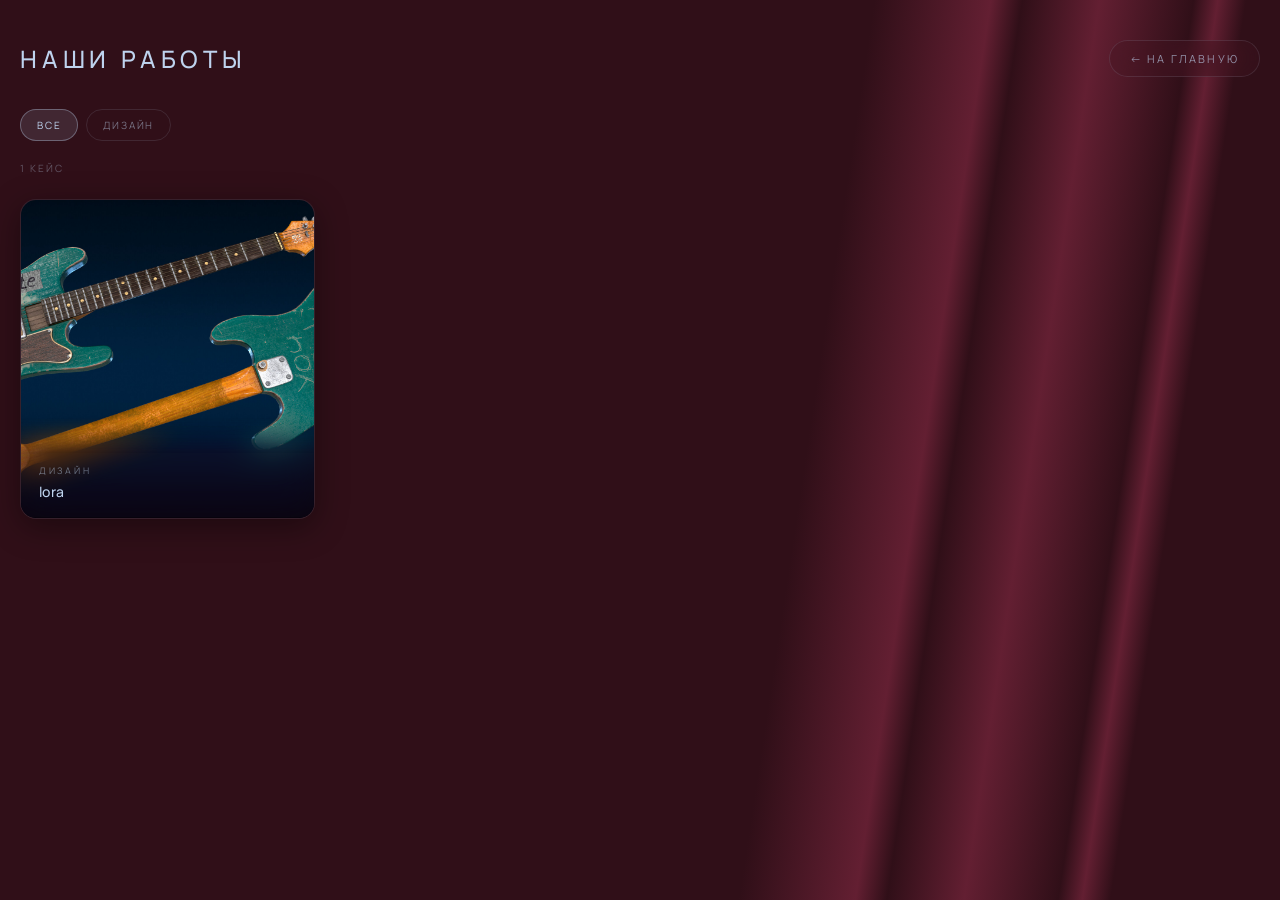
<file: cases-all.html>
<!DOCTYPE html>
<html lang="ru">
<head>
<meta charset="UTF-8">
<meta name="viewport" content="width=device-width, initial-scale=1.0, user-scalable=yes">
<title>Наши работы — Donglow</title>
<link href="https://fonts.googleapis.com/css2?family=Manrope:wght@400;500&display=swap" rel="stylesheet">
<style>
* { margin: 0; padding: 0; box-sizing: border-box; }

body {
  font-family: 'Manrope', sans-serif;
  background: linear-gradient(278.57deg, #300F18 0%, #300F18 11.979%, #631F32 13.968%, #300F18 15.680%, #631F32 22.326%, #300F18 27.773%, #631F32 29.997%, #300F18 38.237%);
  background-attachment: fixed;
  min-height: 100vh;
  color: #BED3EE;
}

/* Header */
.page-header {
  padding: 40px 20px 0;
  display: flex;
  align-items: center;
  justify-content: space-between;
  flex-wrap: wrap;
  gap: 16px;
}
.page-header h1 {
  font-size: 24px;
  font-weight: 500;
  letter-spacing: 0.2em;
}
.back-btn {
  display: inline-flex;
  align-items: center;
  gap: 8px;
  padding: 10px 20px;
  background: rgba(70,22,37,0.24);
  backdrop-filter: blur(16px);
  -webkit-backdrop-filter: blur(16px);
  border: 1px solid rgba(190,211,238,0.12);
  border-radius: 30px;
  color: rgba(190,211,238,0.65);
  font-size: 11px;
  letter-spacing: 0.2em;
  text-transform: uppercase;
  text-decoration: none;
  transition: all 0.25s;
}
.back-btn:hover {
  background: rgba(99,31,50,0.35);
  color: #BED3EE;
  border-color: rgba(190,211,238,0.25);
}

/* Filters */
.filters-wrap { padding: 32px 20px 0; }
.filters { display: flex; flex-wrap: wrap; gap: 8px; }
.filter-btn {
  padding: 8px 16px;
  border-radius: 24px;
  border: 1px solid rgba(190,211,238,0.12);
  background: transparent;
  color: rgba(190,211,238,0.5);
  font-family: 'Manrope', sans-serif;
  font-size: 10px;
  letter-spacing: 0.18em;
  text-transform: uppercase;
  cursor: pointer;
  transition: all 0.25s;
  white-space: nowrap;
}
.filter-btn:hover {
  border-color: rgba(190,211,238,0.28);
  color: rgba(190,211,238,0.85);
  background: rgba(190,211,238,0.05);
}
.filter-btn.active {
  background: rgba(190,211,238,0.12);
  border-color: rgba(190,211,238,0.35);
  color: #BED3EE;
}

/* Counter */
.count {
  margin: 20px 20px 0;
  font-size: 10px;
  letter-spacing: 0.2em;
  color: rgba(190,211,238,0.35);
  text-transform: uppercase;
}

/* Grid */
.cases-grid {
  display: grid;
  grid-template-columns: repeat(auto-fill, minmax(280px, 1fr));
  gap: 20px;
  padding: 24px 20px 60px;
}

/* Full-bleed card */
.case-card {
  border-radius: 16px;
  overflow: hidden;
  cursor: pointer;
  position: relative;
  height: 320px;
  border: 1px solid rgba(190,211,238,0.10);
  box-shadow: inset 0 1px 0 rgba(255,255,255,0.12), 0 8px 32px rgba(0,0,0,0.4);
  transition: transform 0.3s ease, box-shadow 0.3s ease, border-color 0.3s ease;
  text-decoration: none;
  display: block;
  background: rgba(48,15,24,0.7);
  animation: fadeIn 0.4s ease both;
}
@keyframes fadeIn {
  from { opacity: 0; transform: translateY(12px); }
  to   { opacity: 1; transform: translateY(0); }
}
.case-card:hover {
  transform: translateY(-6px);
  border-color: rgba(190,211,238,0.22);
  box-shadow: inset 0 1px 0 rgba(255,255,255,0.15), 0 20px 48px rgba(0,0,0,0.55);
}

.case-card-img {
  position: absolute;
  inset: 0;
  width: 100%;
  height: 100%;
  object-fit: cover;
  display: block;
  transition: transform 0.4s ease;
}
/* убрать дублирующуюся квадратную карточку */
.cases-grid .case-card:last-child .case-card-more {
  display: flex;
}
.cases-grid .case-card:last-child {
  background: rgba(30, 8, 18, 0.5);
}
.case-card:hover .case-card-img { transform: scale(1.04); }

.case-card-placeholder {
  position: absolute;
  inset: 0;
  display: flex;
  align-items: center;
  justify-content: center;
  font-size: 11px;
  letter-spacing: 0.2em;
  color: rgba(190,211,238,0.18);
}

/* Frosted glass + emboss caption zone */
.case-card-blur-inner {
  position: absolute;
  bottom: 0;
  left: 0;
  right: 0;
  height: 100px;
  backdrop-filter: blur(18px) saturate(140%);
  -webkit-backdrop-filter: blur(18px) saturate(140%);
  background: rgba(30, 8, 18, 0.35);
  -webkit-mask-image: linear-gradient(to bottom, transparent 0%, black 35%);
  mask-image: linear-gradient(to bottom, transparent 0%, black 35%);
  box-shadow:
    inset 0 1px 0 rgba(255,255,255,0.14),
    inset 0 -1px 0 rgba(0,0,0,0.28);
}

.case-card-body {
  position: absolute;
  bottom: 0;
  left: 0;
  right: 0;
  padding: 14px 18px 16px;
  z-index: 2;
}
.case-card-cat {
  font-size: 9px;
  letter-spacing: 0.3em;
  text-transform: uppercase;
  color: rgba(190,211,238,0.5);
  margin-bottom: 5px;
}
.case-card-title {
  font-size: 14px;
  font-weight: 500;
  line-height: 1.4;
  color: #BED3EE;
  letter-spacing: 0.02em;
}

/* Empty state */
.cases-empty {
  grid-column: 1/-1;
  text-align: center;
  padding: 60px 0;
  font-size: 12px;
  color: rgba(190,211,238,0.3);
  letter-spacing: 0.15em;
}

/* Skeleton */
.skeleton {
  height: 320px;
  border-radius: 16px;
  overflow: hidden;
  background: rgba(70,22,37,0.20);
  border: 1px solid rgba(190,211,238,0.06);
  animation: pulse 1.5s ease-in-out infinite;
}
@keyframes pulse { 0%,100%{opacity:.5} 50%{opacity:1} }

/* моб адапт */
@media (max-width: 768px) {
  .page-header {
    padding: 30px 16px 0;
  }
  .page-header h1 {
    font-size: 20px;
  }
  .filters-wrap {
    padding: 24px 16px 0;
  }
  .filter-btn {
    padding: 6px 14px;
    font-size: 9px;
  }
  .count {
    margin: 16px 16px 0;
    font-size: 9px;
  }
  .cases-grid {
    padding: 20px 16px 40px;
    gap: 16px;
  }
  .case-card {
    height: 280px;
  }
  .case-card-body {
    padding: 12px 16px 14px;
  }
  .case-card-title {
    font-size: 13px;
  }
  .case-card-blur-inner {
    height: 90px;
  }
}

.blog-card-title {
  font-size: 15px;
  font-weight: 500;
  line-height: 1.4;
  color: #BED3EE;
  display: -webkit-box;
  -webkit-line-clamp: 3;
  -webkit-box-orient: vertical;
  overflow: hidden;
  text-overflow: ellipsis;
}

@media (max-width: 768px) {
  .blog-card-title {
    font-size: 14px;
    -webkit-line-clamp: 2;
  }
  
  button, 
  .filter-btn, 
  .back-btn {
    min-height: 44px;
    min-width: 44px;
  }
  
  body {
    font-size: 16px;
  }
}
</style>
</head>
<body>

<div class="page-header">
  <h1>НАШИ РАБОТЫ</h1>
  <a href="./index.html" class="back-btn">← На главную</a>
</div>

<div class="filters-wrap">
  <div class="filters" id="filters">
    <button class="filter-btn active" data-cat="all" onclick="setFilter(this)">Все</button>
  </div>
</div>

<div class="count" id="count"></div>

<div class="cases-grid" id="cases-grid">
  <div class="skeleton"></div>
  <div class="skeleton"></div>
  <div class="skeleton"></div>
</div>

<script>
var BASE_URL = window.location.href.includes('htmlpreview.github.io') ? 'https://htmlpreview.github.io/?https://raw.githubusercontent.com/Reykuz/-/main/' : './';
var INDEX_PATH    = './case str/index.json';
var ARTICLES_PATH = './case str/';
var allCases      = [];
var currentCat    = 'all';

fetch(INDEX_PATH)
  .then(function(r) {
    if (!r.ok) throw new Error('not found');
    return r.json();
  })
  .then(function(data) {
    allCases = data;
    buildFilters(data);
    renderCards(data);
  })
  .catch(function() {
    renderEmpty();
  });

function buildFilters(cases) {
  var cats = [];
  cases.forEach(function(c) {
    if (c.category && cats.indexOf(c.category) === -1) cats.push(c.category);
  });
  var wrap = document.getElementById('filters');
  cats.forEach(function(cat) {
    var btn = document.createElement('button');
    btn.className = 'filter-btn';
    btn.dataset.cat = cat;
    btn.textContent = cat;
    btn.onclick = function(){ setFilter(this); };
    wrap.appendChild(btn);
  });
}

function setFilter(btn) {
  document.querySelectorAll('.filter-btn').forEach(function(b){ b.classList.remove('active'); });
  btn.classList.add('active');
  currentCat = btn.dataset.cat;
  var filtered = currentCat === 'all'
    ? allCases
    : allCases.filter(function(c){ return c.category === currentCat; });
  renderCards(filtered);
}

function renderCards(cases) {
  var grid  = document.getElementById('cases-grid');
  var count = document.getElementById('count');
  grid.innerHTML = '';

  count.textContent = cases.length + ' ' + plural(cases.length, 'кейс', 'кейса', 'кейсов');

  if (!cases.length) {
    grid.innerHTML = '<div class="cases-empty">В ЭТОЙ КАТЕГОРИИ НЕТ РАБОТ</div>';
    return;
  }

  cases.forEach(function(c, i) {
    var card = document.createElement('a');
    card.className = 'case-card';
    card.href = BASE_URL + 'case%20str/' + c.file;
    card.style.animationDelay = (i * 0.06) + 's';

    var imgHTML = c.cover
      ? '<img class="case-card-img" src="' + ARTICLES_PATH + esc(c.cover) + '" alt="' + esc(c.title || '') + '" onerror="this.style.display=\'none\'">'
      : '<div class="case-card-placeholder">НЕТ ОБЛОЖКИ</div>';

    card.innerHTML =
      imgHTML +
      '<div class="case-card-blur-inner"></div>' +
      '<div class="case-card-body">' +
        '<div class="case-card-cat">' + esc(c.category || '') + '</div>' +
        '<div class="case-card-title">' + esc(c.title || 'Без названия') + '</div>' +
      '</div>';

    grid.appendChild(card);
  });
}

function renderEmpty() {
  document.getElementById('cases-grid').innerHTML = '<div class="cases-empty">КЕЙСЫ ЕЩЁ НЕ ДОБАВЛЕНЫ</div>';
  document.getElementById('count').textContent = '';
}

function plural(n, one, few, many) {
  var mod10 = n % 10, mod100 = n % 100;
  if (mod10 === 1 && mod100 !== 11) return one;
  if (mod10 >= 2 && mod10 <= 4 && (mod100 < 10 || mod100 >= 20)) return few;
  return many;
}

function esc(s) {
  return String(s)
    .replace(/&/g,'&amp;').replace(/</g,'&lt;')
    .replace(/>/g,'&gt;').replace(/"/g,'&quot;');
}
</script>
</body>
</html>
</file>
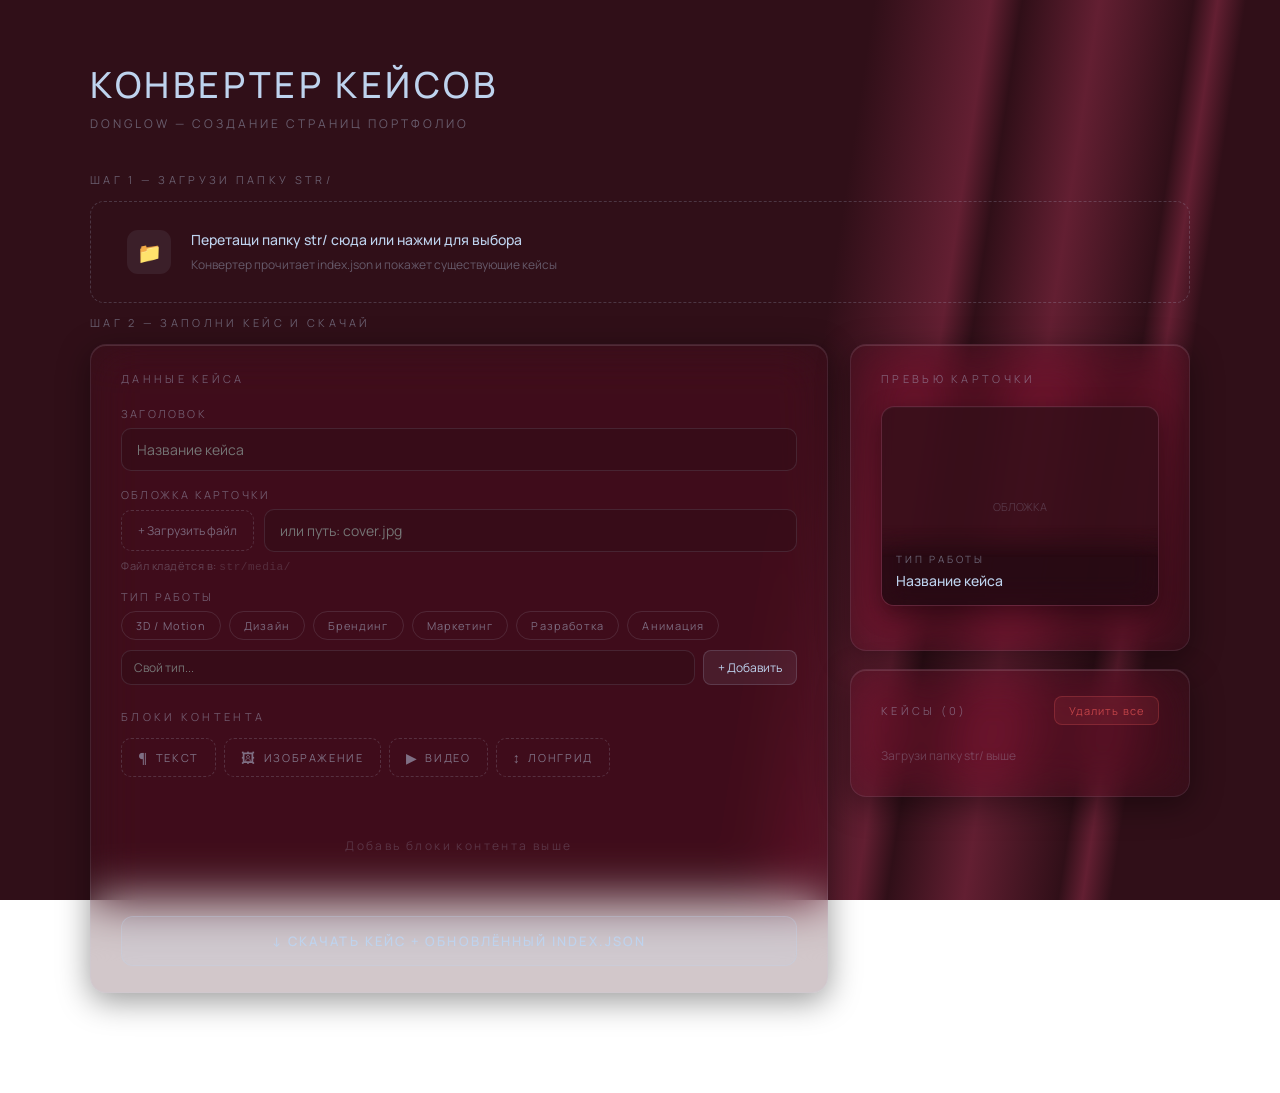
<file: cases-converter.html>
<!DOCTYPE html>
<html lang="ru">
<head>
<meta charset="UTF-8">
<meta name="viewport" content="width=device-width, initial-scale=1.0">
<title>Конвертер кейсов — Donglow</title>
<link href="https://fonts.googleapis.com/css2?family=Manrope:wght@400;500;600&display=swap" rel="stylesheet">
<style>
* { margin: 0; padding: 0; box-sizing: border-box; }
body {
  font-family: 'Manrope', sans-serif;
  background: linear-gradient(278.57deg, #300F18 0%, #300F18 11.979%, #631F32 13.968%, #300F18 15.680%, #631F32 22.326%, #300F18 27.773%, #631F32 29.997%, #300F18 38.237%);
  background-attachment: fixed;
  min-height: 100vh;
  color: #BED3EE;
  padding: 60px 90px 100px;
}

h1 { font-size: 36px; font-weight: 500; letter-spacing: 0.1em; margin-bottom: 6px; }
.subtitle { font-size: 12px; color: rgba(190,211,238,0.4); letter-spacing: 0.25em; margin-bottom: 40px; text-transform: uppercase; }
.step-label { font-size: 11px; letter-spacing: 0.3em; text-transform: uppercase; color: rgba(190,211,238,0.4); margin-bottom: 14px; }

/* Drop zone */
.drop-zone {
  border: 1.5px dashed rgba(190,211,238,0.2); border-radius: 14px;
  padding: 28px 36px; display: flex; align-items: center; gap: 20px;
  cursor: pointer; transition: border-color 0.2s, background 0.2s; margin-bottom: 12px; position: relative;
}
.drop-zone:hover, .drop-zone.drag-over { border-color: rgba(190,211,238,0.45); background: rgba(190,211,238,0.04); }
.drop-zone input { position: absolute; inset: 0; opacity: 0; cursor: pointer; width: 100%; height: 100%; }
.drop-icon { width: 44px; height: 44px; flex-shrink: 0; background: rgba(190,211,238,0.08); border-radius: 11px; display: flex; align-items: center; justify-content: center; font-size: 20px; }
.drop-text strong { font-size: 14px; font-weight: 500; display: block; margin-bottom: 3px; }
.drop-text span { font-size: 12px; color: rgba(190,211,238,0.38); }

.status-bar { display: none; padding: 11px 18px; background: rgba(190,211,238,0.06); border: 1px solid rgba(190,211,238,0.12); border-radius: 10px; font-size: 12px; letter-spacing: 0.06em; margin-bottom: 32px; align-items: center; gap: 10px; }
.status-bar.show { display: flex; }
.status-dot { width: 7px; height: 7px; border-radius: 50%; background: #6fcf97; flex-shrink: 0; }

/* Layout */
.layout { display: grid; grid-template-columns: 1fr 340px; gap: 22px; align-items: start; }

/* Panel */
.panel {
  background: rgba(70,22,37,0.24);
  backdrop-filter: blur(24px) saturate(160%);
  -webkit-backdrop-filter: blur(24px) saturate(160%);
  border: 1px solid rgba(190,211,238,0.10);
  box-shadow: inset 0 1px 0 rgba(255,255,255,0.12), 0 8px 32px rgba(0,0,0,0.4);
  border-radius: 16px;
  padding: 26px 30px;
}
.panel-title { font-size: 11px; letter-spacing: 0.3em; text-transform: uppercase; color: rgba(190,211,238,0.38); margin-bottom: 20px; }

label { display: block; font-size: 11px; letter-spacing: 0.2em; text-transform: uppercase; color: rgba(190,211,238,0.38); margin-bottom: 7px; margin-top: 16px; }
label:first-of-type { margin-top: 0; }

input[type="text"] {
  width: 100%; background: rgba(48,15,24,0.45); border: 1px solid rgba(190,211,238,0.12);
  border-radius: 10px; padding: 11px 15px; font-family: 'Manrope', sans-serif;
  font-size: 14px; color: #BED3EE; outline: none; transition: border-color 0.2s;
}
input[type="text"]:focus { border-color: rgba(190,211,238,0.32); }

/* Cover */
.cover-row { display: flex; gap: 10px; align-items: center; flex-wrap: wrap; }
.cover-btn {
  padding: 11px 16px; border: 1.5px dashed rgba(190,211,238,0.18); border-radius: 10px;
  cursor: pointer; position: relative; overflow: hidden; flex-shrink: 0; font-size: 12px;
  color: rgba(190,211,238,0.45); transition: border-color 0.2s; background: transparent;
  font-family: 'Manrope', sans-serif; white-space: nowrap;
}
.cover-btn:hover { border-color: rgba(190,211,238,0.35); color: rgba(190,211,238,0.75); }
.cover-btn input { position: absolute; inset: 0; opacity: 0; cursor: pointer; }
#cover-thumb { width: 54px; height: 38px; object-fit: cover; border-radius: 7px; display: none; flex-shrink: 0; cursor: pointer; border: 1px solid rgba(190,211,238,0.2); }
#cover-thumb:hover { border-color: rgba(190,211,238,0.5); }

/* Categories */
.cats { display: flex; flex-wrap: wrap; gap: 8px; margin-top: 4px; }
.cat-tag {
  padding: 6px 14px; border-radius: 20px; border: 1px solid rgba(190,211,238,0.13);
  font-size: 11px; letter-spacing: 0.1em; cursor: pointer; transition: all 0.2s;
  background: transparent; color: rgba(190,211,238,0.48); font-family: 'Manrope', sans-serif;
}
.cat-tag.selected { background: rgba(190,211,238,0.12); border-color: rgba(190,211,238,0.38); color: #BED3EE; }
.cat-new { display: flex; gap: 8px; margin-top: 10px; }
.cat-new input { flex: 1; padding: 8px 12px; font-size: 12px; }
.cat-new button {
  padding: 8px 14px; background: rgba(190,211,238,0.08); border: 1px solid rgba(190,211,238,0.17);
  border-radius: 8px; color: #BED3EE; font-family: 'Manrope', sans-serif; font-size: 12px;
  cursor: pointer; transition: background 0.2s; white-space: nowrap;
}
.cat-new button:hover { background: rgba(190,211,238,0.16); }

/* ────── BLOCK BUILDER ────── */
.blocks-wrap { margin-top: 24px; }
.blocks-label {
  font-size: 11px; letter-spacing: 0.3em; text-transform: uppercase;
  color: rgba(190,211,238,0.38); margin-bottom: 14px;
}

/* Add block toolbar */
.add-block-bar {
  display: flex; flex-wrap: wrap; gap: 8px; margin-bottom: 20px;
}
.add-block-btn {
  display: flex; align-items: center; gap: 7px;
  padding: 9px 16px; border-radius: 10px;
  border: 1.5px dashed rgba(190,211,238,0.18); background: transparent;
  color: rgba(190,211,238,0.5); font-family: 'Manrope', sans-serif;
  font-size: 11px; letter-spacing: 0.15em; text-transform: uppercase;
  cursor: pointer; transition: all 0.22s;
}
.add-block-btn:hover {
  border-color: rgba(190,211,238,0.38); color: rgba(190,211,238,0.85);
  background: rgba(190,211,238,0.04);
}
.add-block-btn .icon { font-size: 14px; }

/* Block list */
#block-list { display: flex; flex-direction: column; gap: 14px; }

.block-item {
  background: rgba(48,15,24,0.45); border: 1px solid rgba(190,211,238,0.10);
  border-radius: 13px; overflow: hidden;
  transition: border-color 0.2s;
}
.block-item.drag-over-block { border-color: rgba(190,211,238,0.4); }

.block-header {
  display: flex; align-items: center; gap: 10px;
  padding: 12px 16px;
  background: rgba(190,211,238,0.04);
  border-bottom: 1px solid rgba(190,211,238,0.07);
  cursor: grab;
  user-select: none;
}
.block-header:active { cursor: grabbing; }
.block-drag { color: rgba(190,211,238,0.25); font-size: 14px; }
.block-type-badge {
  font-size: 10px; letter-spacing: 0.22em; text-transform: uppercase;
  color: rgba(190,211,238,0.4); flex: 1;
}
.block-del {
  width: 26px; height: 26px; flex-shrink: 0;
  background: rgba(235,87,87,0.1); border: 1px solid rgba(235,87,87,0.2);
  border-radius: 7px; color: rgba(235,87,87,0.65); font-size: 15px; line-height: 1;
  cursor: pointer; display: flex; align-items: center; justify-content: center;
  transition: all 0.2s; font-family: sans-serif;
}
.block-del:hover { background: rgba(235,87,87,0.25); color: rgba(235,87,87,1); }
.block-move-up, .block-move-down {
  width: 26px; height: 26px; flex-shrink: 0;
  background: rgba(190,211,238,0.06); border: 1px solid rgba(190,211,238,0.12);
  border-radius: 7px; color: rgba(190,211,238,0.45); font-size: 13px; line-height: 1;
  cursor: pointer; display: flex; align-items: center; justify-content: center;
  transition: all 0.2s;
}
.block-move-up:hover, .block-move-down:hover { background: rgba(190,211,238,0.12); color: #BED3EE; }

.block-body { padding: 16px; }

/* Width selector inside block */
.width-sel { display: flex; gap: 6px; margin-bottom: 12px; }
.width-btn {
  padding: 5px 12px; border-radius: 7px;
  border: 1px solid rgba(190,211,238,0.13); background: transparent;
  color: rgba(190,211,238,0.4); font-family: 'Manrope', sans-serif;
  font-size: 10px; letter-spacing: 0.15em; cursor: pointer; transition: all 0.2s;
}
.width-btn.active {
  background: rgba(190,211,238,0.1); border-color: rgba(190,211,238,0.32); color: #BED3EE;
}

/* Text block */
.block-textarea {
  width: 100%; min-height: 100px; resize: vertical;
  background: rgba(30,8,15,0.4); border: 1px solid rgba(190,211,238,0.1);
  border-radius: 9px; padding: 12px 14px;
  font-family: 'Manrope', sans-serif; font-size: 14px; line-height: 1.7;
  color: #BED3EE; outline: none; transition: border-color 0.2s;
}
.block-textarea:focus { border-color: rgba(190,211,238,0.28); }

/* File upload for blocks */
.block-file-row { display: flex; align-items: center; gap: 10px; flex-wrap: wrap; }
.block-file-btn {
  padding: 10px 16px; border: 1.5px dashed rgba(190,211,238,0.18); border-radius: 10px;
  cursor: pointer; position: relative; overflow: hidden; font-size: 12px;
  color: rgba(190,211,238,0.45); transition: border-color 0.2s; background: transparent;
  font-family: 'Manrope', sans-serif; white-space: nowrap;
}
.block-file-btn:hover { border-color: rgba(190,211,238,0.35); color: rgba(190,211,238,0.75); }
.block-file-btn input { position: absolute; inset: 0; opacity: 0; cursor: pointer; }
.block-file-name {
  font-size: 12px; color: rgba(190,211,238,0.45);
  max-width: 200px; overflow: hidden; text-overflow: ellipsis; white-space: nowrap;
}
.block-file-name.loaded { color: rgba(111,207,151,0.8); }

/* File path display */
.block-path-display {
  font-size: 11px; color: rgba(190,211,238,0.3); margin-top: 8px;
  font-family: monospace; letter-spacing: 0.03em;
}

/* Video URL */
.block-url-input {
  width: 100%; background: rgba(30,8,15,0.4); border: 1px solid rgba(190,211,238,0.1);
  border-radius: 9px; padding: 10px 14px; font-family: 'Manrope', sans-serif;
  font-size: 13px; color: #BED3EE; outline: none; transition: border-color 0.2s; margin-top: 8px;
}
.block-url-input:focus { border-color: rgba(190,211,238,0.28); }
.block-or { font-size: 11px; color: rgba(190,211,238,0.3); letter-spacing: 0.15em; }

/* Empty blocks */
.blocks-empty {
  text-align: center; padding: 40px 0;
  font-size: 12px; color: rgba(190,211,238,0.2); letter-spacing: 0.2em;
}

/* Download button */
.btn-dl {
  width: 100%; margin-top: 22px; padding: 15px;
  background: rgba(190,211,238,0.12); border: 1px solid rgba(190,211,238,0.26);
  border-radius: 12px; color: #BED3EE; font-family: 'Manrope', sans-serif;
  font-size: 13px; font-weight: 500; letter-spacing: 0.16em; text-transform: uppercase;
  cursor: pointer; transition: all 0.2s;
}
.btn-dl:hover { background: rgba(190,211,238,0.2); }

/* Card preview */
.card-preview {
  border-radius: 13px; overflow: hidden; background: rgba(70,22,37,0.24);
  border: 1px solid rgba(190,211,238,0.10);
  box-shadow: inset 0 1px 0 rgba(255,255,255,0.1), 0 8px 24px rgba(0,0,0,0.4);
  margin-bottom: 18px; position: relative; height: 200px;
}
.cp-cover {
  position: absolute; inset: 0; display: flex; align-items: center; justify-content: center;
  font-size: 11px; color: rgba(190,211,238,0.2); overflow: hidden;
  background: rgba(48,15,24,0.7);
}
.cp-cover img { position: absolute; inset: 0; width: 100%; height: 100%; object-fit: cover; display: none; }
.cp-blur { position: absolute; bottom: 0; left: 0; right: 0; height: 80px; backdrop-filter: blur(14px); -webkit-backdrop-filter: blur(14px); background: rgba(20,5,12,0.35); -webkit-mask-image: linear-gradient(to bottom, transparent 0%, black 40%); mask-image: linear-gradient(to bottom, transparent 0%, black 40%); box-shadow: inset 0 1px 0 rgba(255,255,255,0.12); }
.cp-body { position: absolute; bottom: 0; left: 0; right: 0; padding: 12px 14px 14px; z-index: 2; }
.cp-cat { font-size: 10px; letter-spacing: 0.28em; text-transform: uppercase; color: rgba(190,211,238,0.45); margin-bottom: 5px; }
.cp-title { font-size: 14px; font-weight: 500; line-height: 1.4; color: #BED3EE; }

/* Cases list */
.arts-header { display: flex; align-items: center; justify-content: space-between; margin-bottom: 16px; }
.arts-header .panel-title { margin-bottom: 0; }
.btn-del-all {
  padding: 6px 14px; background: rgba(235,87,87,0.1); border: 1px solid rgba(235,87,87,0.25);
  border-radius: 8px; color: rgba(235,87,87,0.7); font-family: 'Manrope', sans-serif;
  font-size: 11px; letter-spacing: 0.1em; cursor: pointer; transition: all 0.2s;
}
.btn-del-all:hover { background: rgba(235,87,87,0.2); color: rgba(235,87,87,1); border-color: rgba(235,87,87,0.5); }

.art-item { display: flex; align-items: center; gap: 9px; padding: 9px 0; border-bottom: 1px solid rgba(190,211,238,0.06); }
.art-item:last-child { border-bottom: none; }
.art-dot { width: 6px; height: 6px; border-radius: 50%; background: rgba(190,211,238,0.22); flex-shrink: 0; }
.art-name { flex: 1; overflow: hidden; text-overflow: ellipsis; white-space: nowrap; font-size: 12px; color: rgba(190,211,238,0.52); }
.art-cat { font-size: 10px; letter-spacing: 0.13em; color: rgba(190,211,238,0.28); flex-shrink: 0; margin-right: 4px; }
.art-edit {
  width: 26px; height: 26px; flex-shrink: 0;
  background: rgba(190,211,238,0.06); border: 1px solid rgba(190,211,238,0.14);
  border-radius: 6px; color: rgba(190,211,238,0.5); font-size: 12px; line-height: 1;
  cursor: pointer; display: flex; align-items: center; justify-content: center; transition: all 0.2s;
}
.art-edit:hover { background: rgba(190,211,238,0.14); color: #BED3EE; }
.art-del {
  width: 26px; height: 26px; flex-shrink: 0;
  background: rgba(235,87,87,0.1); border: 1px solid rgba(235,87,87,0.2);
  border-radius: 6px; color: rgba(235,87,87,0.6); font-size: 15px; line-height: 1;
  cursor: pointer; display: flex; align-items: center; justify-content: center; transition: all 0.2s; font-family: sans-serif;
}
.art-del:hover { background: rgba(235,87,87,0.25); color: rgba(235,87,87,1); }

/* Confirm modal */
.confirm-modal { position: fixed; inset: 0; z-index: 300; background: rgba(20,5,10,0.8); backdrop-filter: blur(6px); display: none; align-items: center; justify-content: center; }
.confirm-modal.open { display: flex; }
.confirm-box { background: rgba(48,15,24,0.97); border: 1px solid rgba(190,211,238,0.15); border-radius: 16px; padding: 28px 32px; max-width: 400px; width: 90vw; text-align: center; }
.confirm-box p { font-size: 14px; line-height: 1.6; color: rgba(190,211,238,0.8); margin-bottom: 22px; }
.confirm-box strong { color: #BED3EE; }
.confirm-btns { display: flex; gap: 10px; }
.confirm-btns button { flex: 1; padding: 12px; border-radius: 10px; font-family: 'Manrope', sans-serif; font-size: 12px; font-weight: 500; letter-spacing: 0.12em; cursor: pointer; transition: all 0.2s; }
.btn-confirm-ok { background: rgba(235,87,87,0.15); border: 1px solid rgba(235,87,87,0.35); color: rgba(235,87,87,0.9); }
.btn-confirm-ok:hover { background: rgba(235,87,87,0.28); }
.btn-confirm-no { background: transparent; border: 1px solid rgba(190,211,238,0.15); color: rgba(190,211,238,0.55); }
.btn-confirm-no:hover { border-color: rgba(190,211,238,0.3); color: rgba(190,211,238,0.85); }

/* Crop modal */
.crop-modal {
  position: fixed; inset: 0; z-index: 200;
  background: rgba(20,5,10,0.88); backdrop-filter: blur(8px);
  display: none; align-items: center; justify-content: center;
}
.crop-modal.open { display: flex; }
.crop-box {
  background: rgba(48,15,24,0.96); border: 1px solid rgba(190,211,238,0.15);
  border-radius: 20px; padding: 28px; width: 640px; max-width: 95vw;
}
.crop-box h3 { font-size: 14px; font-weight: 500; letter-spacing: 0.2em; text-transform: uppercase; color: rgba(190,211,238,0.6); margin-bottom: 20px; }
.crop-ratio-btns { display: flex; gap: 8px; margin: 0 0 6px; flex-wrap: wrap; }
.ratio-btn { padding: 7px 16px; border-radius: 8px; border: 1px solid rgba(190,211,238,0.15); background: transparent; color: rgba(190,211,238,0.5); font-family: 'Manrope', sans-serif; font-size: 12px; cursor: pointer; transition: all 0.2s; }
.ratio-btn:hover, .ratio-btn.active { background: rgba(190,211,238,0.1); border-color: rgba(190,211,238,0.35); color: #BED3EE; }
.crop-hint-text { font-size: 11px; color: rgba(190,211,238,0.3); margin-bottom: 14px; letter-spacing: 0.05em; }
.crop-wrap { position: relative; width: 100%; height: 320px; overflow: hidden; background: #000; border-radius: 12px; cursor: crosshair; user-select: none; }
#crop-img { position: absolute; display: block; }
.crop-sel {
  position: absolute; border: 2px solid rgba(190,211,238,0.9);
  box-shadow: 0 0 0 9999px rgba(0,0,0,0.5);
  cursor: move; display: none;
}
.crop-sel-corner { position: absolute; width: 10px; height: 10px; background: #BED3EE; border-radius: 2px; }
.c-tl { top:-5px; left:-5px; cursor:nw-resize; }
.c-tr { top:-5px; right:-5px; cursor:ne-resize; }
.c-bl { bottom:-5px; left:-5px; cursor:sw-resize; }
.c-br { bottom:-5px; right:-5px; cursor:se-resize; }
.crop-actions { display: flex; gap: 12px; margin-top: 18px; }
.crop-actions button { flex: 1; padding: 13px; border-radius: 11px; font-family: 'Manrope', sans-serif; font-size: 12px; font-weight: 500; letter-spacing: 0.15em; text-transform: uppercase; cursor: pointer; transition: all 0.2s; }
.btn-crop-apply { background: rgba(190,211,238,0.13); border: 1px solid rgba(190,211,238,0.28); color: #BED3EE; }
.btn-crop-apply:hover { background: rgba(190,211,238,0.22); }
.btn-crop-cancel { background: transparent; border: 1px solid rgba(190,211,238,0.12); color: rgba(190,211,238,0.5); }
.btn-crop-cancel:hover { border-color: rgba(190,211,238,0.25); color: rgba(190,211,238,0.8); }

/* Toast */
.toast { position: fixed; bottom: 32px; left: 50%; transform: translateX(-50%) translateY(14px); background: rgba(30,8,15,0.96); backdrop-filter: blur(16px); border: 1px solid rgba(190,211,238,0.16); border-radius: 11px; padding: 13px 26px; font-size: 13px; letter-spacing: 0.07em; opacity: 0; transition: all 0.28s; pointer-events: none; z-index: 400; }
.toast.show { opacity: 1; transform: translateX(-50%) translateY(0); }
.toast.success { border-color: rgba(111,207,151,0.4); }
.toast.error   { border-color: rgba(235,87,87,0.4); }

/* мобильная адаптация для конвертеров */
@media (max-width: 768px) {
  body {
    padding: 30px 16px 60px;
  }
  
  h1 {
    font-size: 24px;
  }
  
  .subtitle {
    font-size: 10px;
    margin-bottom: 24px;
  }
  
  .step-label {
    font-size: 10px;
    margin-bottom: 10px;
  }
  
  .drop-zone {
    padding: 20px;
    flex-direction: column;
    text-align: center;
  }
  
  .layout {
    grid-template-columns: 1fr;
    gap: 20px;
  }
  
  .panel {
    padding: 20px;
  }
  
  button, 
  .filter-btn, 
  .back-btn,
  .see-more-btn,
  .btn-dl,
  .cover-btn,
  .add-block-btn,
  .block-file-btn,
  .block-del,
  .block-move-up,
  .block-move-down,
  .art-edit,
  .art-del,
  .btn-del-all {
    min-height: 44px;
    min-width: 44px;
  }
  
  .add-block-bar {
    gap: 8px;
  }
  
  .add-block-btn {
    padding: 10px 14px;
    font-size: 10px;
  }
  
  .block-header {
    flex-wrap: wrap;
    gap: 8px;
  }
  
  .block-type-badge {
    flex: auto;
  }
  
  /* кроппер на мобилках */
  .crop-box {
    padding: 20px;
    width: 95vw;
  }
  
  .crop-wrap {
    height: 260px;
  }
  
  .crop-ratio-btns {
    gap: 6px;
  }
  
  .ratio-btn {
    padding: 8px 12px;
    font-size: 11px;
  }
  
  .crop-actions button {
    padding: 12px;
  }
  
  /* подтверждение */
  .confirm-box {
    padding: 24px;
    width: 90vw;
  }
  
  .confirm-box p {
    font-size: 14px;
  }
  
  .confirm-btns button {
    padding: 12px;
  }
  
  /* toast */
  .toast {
    bottom: 20px;
    padding: 12px 20px;
    font-size: 12px;
  }
}

@media (max-width: 480px) {
  .crop-wrap {
    height: 200px;
  }
  
  .cover-row {
    flex-direction: column;
    align-items: stretch;
  }
  
  .cover-btn {
    text-align: center;
  }
  
  #cover-thumb {
    width: 100%;
    height: auto;
    max-height: 100px;
  }
  
  .cats {
    gap: 6px;
  }
  
  .cat-tag {
    padding: 8px 12px;
    font-size: 10px;
  }
  
  .cat-new {
    flex-direction: column;
  }
  
  .cat-new button {
    width: 100%;
  }
}
</style>
</head>
<body>

<h1>КОНВЕРТЕР КЕЙСОВ</h1>
<p class="subtitle">Donglow — создание страниц портфолио</p>

<div class="step-label">Шаг 1 — загрузи папку str/</div>
<div class="drop-zone" id="dz">
  <input type="file" id="folder-inp" webkitdirectory multiple onchange="loadFolder(this.files)">
  <div class="drop-icon">📁</div>
  <div class="drop-text">
    <strong>Перетащи папку str/ сюда или нажми для выбора</strong>
    <span>Конвертер прочитает index.json и покажет существующие кейсы</span>
  </div>
</div>
<div class="status-bar" id="status-bar">
  <div class="status-dot"></div>
  <span id="status-text"></span>
</div>

<div class="step-label">Шаг 2 — заполни кейс и скачай</div>
<div class="layout">

  <!-- Left: main editor -->
  <div class="panel">
    <div class="panel-title">Данные кейса</div>

    <label>Заголовок</label>
    <input type="text" id="inp-title" placeholder="Название кейса" oninput="upd()">

    <label>Обложка карточки</label>
    <div class="cover-row">
      <button class="cover-btn">
        <input type="file" id="inp-cover-file" accept="image/*" onchange="loadCover(event)">
        + Загрузить файл
      </button>
      <img id="cover-thumb" alt="" title="Нажми для кадриро��ания" onclick="openCrop()" style="cursor:pointer;">
      <span id="crop-hint" style="display:none;font-size:11px;color:rgba(190,211,238,0.35);">Нажми на превью для кадрирования</span>
      <input type="text" id="inp-cover-path" placeholder="или путь: cover.jpg" oninput="upd()" style="flex:1;">
    </div>
    <div style="font-size:11px;color:rgba(190,211,238,0.28);margin-top:6px;letter-spacing:0.05em;">
      Файл кладётся в: <code style="opacity:.6;">str/media/</code>
    </div>

    <label>Тип работы</label>
    <div class="cats" id="cats-list">
      <button class="cat-tag" onclick="selCat(this)">3D / Motion</button>
      <button class="cat-tag" onclick="selCat(this)">Дизайн</button>
      <button class="cat-tag" onclick="selCat(this)">Брендинг</button>
      <button class="cat-tag" onclick="selCat(this)">Маркетинг</button>
      <button class="cat-tag" onclick="selCat(this)">Разработка</button>
      <button class="cat-tag" onclick="selCat(this)">Анимация</button>
    </div>
    <div class="cat-new">
      <input type="text" id="inp-new-cat" placeholder="Свой тип...">
      <button onclick="addCat()">+ Добавить</button>
    </div>

    <!-- Block builder -->
    <div class="blocks-wrap">
      <div class="blocks-label">Блоки контента</div>

      <div class="add-block-bar">
        <button class="add-block-btn" onclick="addBlock('text')">
          <span class="icon">¶</span> Текст
        </button>
        <button class="add-block-btn" onclick="addBlock('image')">
          <span class="icon">🖼</span> Изображение
        </button>
        <button class="add-block-btn" onclick="addBlock('video')">
          <span class="icon">▶</span> Видео
        </button>
        <button class="add-block-btn" onclick="addBlock('longread')">
          <span class="icon">↕</span> Лонгрид
        </button>
      </div>

      <div id="block-list">
        <div class="blocks-empty" id="blocks-empty">Добавь блоки контента выше</div>
      </div>
    </div>

    <button class="btn-dl" onclick="dlAll()">↓ Скачать кейс + обновлённый index.json</button>
  </div>

  <!-- Right: preview + list -->
  <div>
    <div class="panel" style="margin-bottom:18px;">
      <div class="panel-title">Превью карточки</div>
      <div class="card-preview">
        <div class="cp-cover" id="cp-cover">
          <span id="cp-ph">ОБЛОЖКА</span>
          <img id="cp-img" alt="">
        </div>
        <div class="cp-blur"></div>
        <div class="cp-body">
          <div class="cp-cat" id="cp-cat">ТИП РАБОТЫ</div>
          <div class="cp-title" id="cp-title">Название кейса</div>
        </div>
      </div>
    </div>

    <div class="panel">
      <div class="arts-header">
        <div class="panel-title">Кейсы (<span id="arts-count">0</span>)</div>
        <button class="btn-del-all" onclick="confirmDelAll()">Удалить все</button>
      </div>
      <div id="arts-list">
        <div style="font-size:12px;color:rgba(190,211,238,0.25);padding:6px 0;">Загрузи папку str/ выше</div>
      </div>
    </div>
  </div>

</div>

<!-- Crop modal -->
<div class="crop-modal" id="crop-modal">
  <div class="crop-box">
    <h3>Кадрирование обложки</h3>
    <div class="crop-ratio-btns">
      <button class="ratio-btn active" onclick="setRatio(this,16,9)">16:9</button>
      <button class="ratio-btn" onclick="setRatio(this,4,3)">4:3</button>
      <button class="ratio-btn" onclick="setRatio(this,3,2)">3:2</button>
      <button class="ratio-btn" onclick="setRatio(this,1,1)">1:1</button>
      <button class="ratio-btn" onclick="setRatio(this,0,0)">Свободно</button>
    </div>
    <p class="crop-hint-text">Перетащи рамку или углы для выбора области</p>
    <div class="crop-wrap" id="crop-wrap">
      <img id="crop-img" alt="">
      <div class="crop-sel" id="crop-sel">
        <div class="crop-sel-corner c-tl" data-c="tl"></div>
        <div class="crop-sel-corner c-tr" data-c="tr"></div>
        <div class="crop-sel-corner c-bl" data-c="bl"></div>
        <div class="crop-sel-corner c-br" data-c="br"></div>
      </div>
    </div>
    <div class="crop-actions">
      <button class="btn-crop-cancel" onclick="closeCrop()">Отмен��</button>
      <button class="btn-crop-apply" onclick="applyCrop()">Применить кадрирование</button>
    </div>
  </div>
</div>

<!-- Confirm modal -->
<div class="confirm-modal" id="confirm-modal">
  <div class="confirm-box">
    <p id="confirm-text"></p>
    <div class="confirm-btns">
      <button class="btn-confirm-no" onclick="closeConfirm()">Отмена</button>
      <button class="btn-confirm-ok" id="confirm-ok-btn">Удалить</button>
    </div>
  </div>
</div>

<div class="toast" id="toast"></div>

<script>
/* ────── State ────── */
var idx = [], coverURL = '', coverFile = '', cat = '';
var blocks = []; // [{type, width, content, fileName, fileURL, videoURL}]
var editingIdx = -1; // index in idx[] being edited, -1 = new

/* ────── Folder load ────── */
var dz = document.getElementById('dz');
dz.addEventListener('dragover',  function(e){ e.preventDefault(); dz.classList.add('drag-over'); });
dz.addEventListener('dragleave', function(){ dz.classList.remove('drag-over'); });
dz.addEventListener('drop', function(e){ e.preventDefault(); dz.classList.remove('drag-over'); loadFolder(e.dataTransfer.files); });

function loadFolder(files) {
  var jsonFiles = [];
  for (var i = 0; i < files.length; i++) {
    var f = files[i];
    var rel = f.webkitRelativePath;
    // прямой JSON файл (без папки) или JSON в корне папки
    if (f.name.endsWith('.json') && (!rel || rel.split('/').length === 2)) {
      jsonFiles.push(f);
    }
  }
  var sb = document.getElementById('status-bar'); sb.classList.add('show');
  if (!jsonFiles.length) { 
    idx = []; 
    document.getElementById('status-text').textContent = 'JSON не найден — будет создан новый'; 
    renderList([]); 
    return; 
  }
  var loaded = 0, merged = [];
  jsonFiles.forEach(function(f) {
    var r = new FileReader();
    r.onload = function(e) {
      try {
        var data = JSON.parse(e.target.result);
        if (Array.isArray(data)) merged = merged.concat(data);
        else if (data && data.file) merged.push(data);
      } catch(err) {}
      loaded++;
      if (loaded === jsonFiles.length) {
        idx = merged;
        document.getElementById('status-text').textContent = 'Загружено ' + idx.length + ' ' + pl(idx.length,'кейс','кейса','кейсов');
        renderList(idx); 
        addCatsFromIdx(idx);
      }
    };
    r.readAsText(f);
  });
}

/* ────── Cases list ────── */
function renderList(arr) {
  document.getElementById('arts-count').textContent = arr.length;
  var el = document.getElementById('arts-list');
  if (!arr.length) {
    el.innerHTML = '<div style="font-size:12px;color:rgba(190,211,238,0.25);padding:6px 0;">Кейсов пока нет</div>';
    return;
  }
  el.innerHTML = arr.map(function(a, i) {
    return '<div class="art-item" id="art-'+i+'">' +
      '<div class="art-dot"></div>' +
      '<div class="art-name">' + esc(a.title||a.file) + '</div>' +
      '<div class="art-cat">' + esc(a.category||'') + '</div>' +
      '<button class="art-edit" onclick="loadCaseForEdit('+i+')" title="Редактировать">✎</button>' +
      '<button class="art-del" onclick="confirmDelOne('+i+')" title="Удалить">×</button>' +
    '</div>';
  }).join('');
}

/* ────── Load case for editing ────── */
function loadCaseForEdit(i) {
  var c = idx[i];
  editingIdx = i;
  document.getElementById('inp-title').value = c.title || '';
  // cover path
  document.getElementById('inp-cover-path').value = c.cover || '';
  coverFile = ''; coverURL = '';
  document.getElementById('cover-thumb').style.display = 'none';
  // category
  var catBtns = document.querySelectorAll('.cat-tag');
  catBtns.forEach(function(b){ b.classList.remove('selected'); });
  cat = c.category || '';
  catBtns.forEach(function(b){ if (b.textContent.trim() === cat) b.classList.add('selected'); });
  // blocks
  blocks = c.blocks ? JSON.parse(JSON.stringify(c.blocks)) : [];
  renderBlocks();
  upd();
  document.getElementById('inp-title').scrollIntoView({ behavior: 'smooth', block: 'start' });
  toast('Кейс загружен для редактирования', 'success');
}

/* ────── Block system ────── */
function addBlock(type) {
  blocks.push({ type: type, width: type === 'longread' ? 'full' : 'medium', content: '', fileName: '', fileURL: '', videoURL: '' });
  renderBlocks();
}

function removeBlock(i) {
  blocks.splice(i, 1);
  renderBlocks();
}

function moveBlock(i, dir) {
  var j = i + dir;
  if (j < 0 || j >= blocks.length) return;
  var tmp = blocks[i]; blocks[i] = blocks[j]; blocks[j] = tmp;
  renderBlocks();
}

function setBlockWidth(i, w) {
  blocks[i].width = w;
  renderBlocks();
}

function renderBlocks() {
  var list = document.getElementById('block-list');
  var empty = document.getElementById('blocks-empty');
  if (!blocks.length) {
    list.innerHTML = '';
    if (!document.getElementById('blocks-empty')) {
      var e = document.createElement('div');
      e.className = 'blocks-empty'; e.id = 'blocks-empty';
      e.textContent = 'Добавь блоки контента выше';
      list.appendChild(e);
    }
    return;
  }
  list.innerHTML = '';

  blocks.forEach(function(b, i) {
    var item = document.createElement('div');
    item.className = 'block-item';
    item.dataset.i = i;

    // Header
    var typeLabel = { text: 'Текст', image: 'Изображение', video: 'Видео', longread: 'Лонгрид' }[b.type] || b.type;
    var header = '<div class="block-header">' +
      '<span class="block-drag">⠿</span>' +
      '<span class="block-type-badge">' + typeLabel + '</span>' +
      '<button class="block-move-up" onclick="moveBlock('+i+',-1)">↑</button>' +
      '<button class="block-move-down" onclick="moveBlock('+i+',1)">↓</button>' +
      '<button class="block-del" onclick="removeBlock('+i+')">×</button>' +
    '</div>';

    // Width selector (not for longread)
    var widthSel = '';
    if (b.type !== 'longread') {
      widthSel = '<div class="width-sel">' +
        mkWBtn(i, 'narrow', '600 px', b.width) +
        mkWBtn(i, 'medium', '800 px', b.width) +
        mkWBtn(i, 'full',   'Полная', b.width) +
      '</div>';
    }

    // Body
    var body = '';
    if (b.type === 'text') {
      body = widthSel +
        '<textarea class="block-textarea" placeholder="Текст абзаца..." oninput="blocks['+i+'].content=this.value">' +
        esc(b.content) + '</textarea>';
    }
    if (b.type === 'image') {
      body = widthSel +
        '<div class="block-file-row">' +
          '<button class="block-file-btn">' +
            '<input type="file" accept="image/*" onchange="loadBlockFile('+i+',this,\'image\')">' +
            '+ Выбрать изображение' +
          '</button>' +
          '<span class="block-file-name' + (b.fileName ? ' loaded' : '') + '" id="bfn-'+i+'">' +
            (b.fileName || 'Файл не выбран') +
          '</span>' +
        '</div>' +
        (b.fileName ? '<div class="block-path-display">Путь: media/' + esc(b.fileName) + '</div>' : '');
    }
    if (b.type === 'video') {
      body = widthSel +
        '<div class="block-file-row">' +
          '<button class="block-file-btn">' +
            '<input type="file" accept="video/*" onchange="loadBlockFile('+i+',this,\'video\')">' +
            '+ Видео-файл' +
          '</button>' +
          '<span class="block-or">или</span>' +
          '<span class="block-file-name' + (b.fileName ? ' loaded' : '') + '" id="bfn-'+i+'">' +
            (b.fileName || '') +
          '</span>' +
        '</div>' +
        '<input type="text" class="block-url-input" placeholder="URL видео (YouTube, Vimeo, прямая ссылка...)" value="' + esc(b.videoURL||'') + '" oninput="blocks['+i+'].videoURL=this.value">' +
        (b.fileName ? '<div class="block-path-display">Файл: media/' + esc(b.fileName) + '</div>' : '');
    }
    if (b.type === 'longread') {
      body = '<div style="font-size:11px;color:rgba(190,211,238,0.35);margin-bottom:10px;letter-spacing:0.05em;">Длинное изображение — всегда 100% ширины</div>' +
        '<div class="block-file-row">' +
          '<button class="block-file-btn">' +
            '<input type="file" accept="image/*" onchange="loadBlockFile('+i+',this,\'longread\')">' +
            '+ Загрузить лонгрид' +
          '</button>' +
          '<span class="block-file-name' + (b.fileName ? ' loaded' : '') + '" id="bfn-'+i+'">' +
            (b.fileName || 'Файл не выбран') +
          '</span>' +
        '</div>' +
        (b.fileName ? '<div class="block-path-display">Путь: media/' + esc(b.fileName) + '</div>' : '');
    }

    item.innerHTML = header + '<div class="block-body">' + body + '</div>';
    list.appendChild(item);
  });
}

function mkWBtn(i, val, label, current) {
  return '<button class="width-btn' + (current===val?' active':'') + '" onclick="setBlockWidth('+i+',\''+val+'\')">' + label + '</button>';
}

function loadBlockFile(i, input, type) {
  var f = input.files[0]; if (!f) return;
  blocks[i].fileName = f.name;
  if (type === 'video') {
    // for video we don't load data URL, just store name
    renderBlocks();
    return;
  }
  var r = new FileReader();
  r.onload = function(e) {
    blocks[i].fileURL = e.target.result;
    renderBlocks();
  };
  r.readAsDataURL(f);
}

/* ────── Cover ────── */
function loadCover(ev) {
  var f = ev.target.files[0]; if (!f) return;
  coverFile = f.name;
  var r = new FileReader();
  r.onload = function(e) {
    cropSrc = e.target.result;
    coverURL = e.target.result;
    var t = document.getElementById('cover-thumb');
    t.src = coverURL; t.style.display = 'block';
    document.getElementById('crop-hint').style.display = 'inline';
    document.getElementById('inp-cover-path').value = coverFile;
    upd();
  };
  r.readAsDataURL(f);
}

function cvPath() {
  var m = document.getElementById('inp-cover-path').value.trim();
  var raw = m || (coverFile ? coverFile : '');
  if (!raw) return '';
  // strip path separators, keep filename only for the media folder
  var fname = raw.replace(/\\/g,'/').split('/').pop();
  return fname;
}

function cvPathForIndex() {
  var p = cvPath(); if (!p) return '';
  return 'media/' + p;
}

function cvPathForHTML() {
  var p = cvPath(); if (!p) return '';
  return './media/' + p;
}

/* ────── Categories ────── */
function selCat(btn) {
  document.querySelectorAll('.cat-tag').forEach(function(b){ b.classList.remove('selected'); });
  btn.classList.add('selected');
  cat = btn.textContent.trim();
  upd();
}
function addCat() {
  var v = document.getElementById('inp-new-cat').value.trim(); if (!v) return;
  var btn = document.createElement('button'); btn.className = 'cat-tag'; btn.textContent = v;
  btn.onclick = function(){ selCat(this); };
  document.getElementById('cats-list').appendChild(btn);
  document.getElementById('inp-new-cat').value = '';
  selCat(btn);
}
function addCatsFromIdx(arr) {
  var ex = Array.from(document.querySelectorAll('.cat-tag')).map(function(b){ return b.textContent.trim(); });
  arr.forEach(function(a){
    if (a.category && ex.indexOf(a.category) === -1) {
      ex.push(a.category);
      var btn = document.createElement('button'); btn.className = 'cat-tag'; btn.textContent = a.category;
      btn.onclick = function(){ selCat(this); };
      document.getElementById('cats-list').appendChild(btn);
    }
  });
}

/* ────── Preview update ────── */
function upd() {
  var title = document.getElementById('inp-title').value.trim() || 'Название кейса';
  document.getElementById('cp-title').textContent = title;
  document.getElementById('cp-cat').textContent = (cat || 'ТИП РАБОТЫ').toUpperCase();
  var img = document.getElementById('cp-img'), ph = document.getElementById('cp-ph');
  if (coverURL) { img.src = coverURL; img.style.display = 'block'; ph.style.display = 'none'; }
  else { img.style.display = 'none'; ph.style.display = 'block'; }
}

/* ────── Delete ────── */
function confirmDelOne(i) {
  var a = idx[i];
  document.getElementById('confirm-text').innerHTML = 'Удалить кейс<br><strong>"' + esc(a.title||a.file) + '"</strong><br>из index.json?';
  document.getElementById('confirm-ok-btn').onclick = function(){ delOne(i); closeConfirm(); };
  document.getElementById('confirm-modal').classList.add('open');
}
function delOne(i) {
  if (editingIdx === i) { editingIdx = -1; }
  idx.splice(i, 1);
  renderList(idx);
  document.getElementById('status-text').textContent = idx.length + ' ' + pl(idx.length,'кейс','кейса','кейсов') + ' в index.json';
  dlIndex();
  toast('Кейс удалён. index.json скачан', 'success');
}
function confirmDelAll() {
  if (!idx.length) { toast('Список уже пуст', ''); return; }
  document.getElementById('confirm-text').innerHTML = 'Удалить <strong>все ' + idx.length + ' ' + pl(idx.length,'кейс','кейса','кейсов') + '</strong> из index.json?';
  document.getElementById('confirm-ok-btn').onclick = function(){ delAll(); closeConfirm(); };
  document.getElementById('confirm-modal').classList.add('open');
}
function delAll() {
  idx = []; editingIdx = -1; renderList([]); dlIndex();
  document.getElementById('status-text').textContent = 'Список очищен';
  toast('Все кейсы удалены. index.json скачан', 'success');
}
function closeConfirm() { document.getElementById('confirm-modal').classList.remove('open'); }
function dlIndex() { setTimeout(function(){ dl(JSON.stringify(idx, null, 2), 'index.json', 'application/json'); }, 200); }

/* ────── HTML generation ────── */
function buildHTML() {
  var title   = document.getElementById('inp-title').value.trim() || 'Кейс';
  var cover   = cvPathForHTML();
  var blocksHTML = buildBlocksHTML();

  return '<!DOCTYPE html>\n<html lang="ru">\n<head>\n' +
    '<meta charset="UTF-8">\n' +
    '<meta name="viewport" content="width=device-width, initial-scale=1.0">\n' +
    '<meta name="case-title" content="' + esc(title) + '">\n' +
    '<meta name="case-cover" content="' + esc(cvPathForIndex()) + '">\n' +
    '<meta name="case-category" content="' + esc(cat) + '">\n' +
    '<title>' + esc(title) + ' — Donglow</title>\n' +
    '<link href="https://fonts.googleapis.com/css2?family=Manrope:wght@400;500&display=swap" rel="stylesheet">\n' +
    '<style>\n' + caseCSSString() + '\n</style>\n' +
    '</head>\n<body>\n' +
    '<a href="javascript:history.back()" class="back-btn">← Все работы</a>\n' +
    '<div class="hero">\n' +
      (cover ? '<img src="' + esc(cover) + '" alt="' + esc(title) + '">\n' : '') +
      '<div class="hero-overlay"></div>\n' +
      '<div class="hero-content">\n' +
        '<div class="case-cat">' + esc(cat) + '</div>\n' +
        '<h1 class="case-title">' + esc(title) + '</h1>\n' +
      '</div>\n' +
    '</div>\n' +
    '<div class="case-content">\n' + blocksHTML + '\n</div>\n' +
    '</body>\n</html>';
}

function buildBlocksHTML() {
  if (!blocks.length) return '<p class="block-text medium">Контент кейса...</p>';
  return blocks.map(function(b) {
    var wClass = { narrow: 'narrow', medium: 'medium', full: 'full' }[b.width] || 'medium';

    if (b.type === 'text') {
      return '<div class="block-text ' + wClass + '">' + mdToHTML(b.content) + '</div>';
    }
    if (b.type === 'image') {
      var src = b.fileName ? 'media/' + b.fileName : '';
      return '<div class="block-image ' + wClass + '">' +
        (src ? '<img src="' + esc(src) + '" alt="">' : '<div class="block-placeholder">Изображение</div>') +
        '</div>';
    }
    if (b.type === 'video') {
      if (b.videoURL) {
        // check if youtube/vimeo
        var url = b.videoURL.trim();
        var embedURL = toEmbedURL(url);
        if (embedURL) {
          return '<div class="block-video ' + wClass + '">' +
            '<div class="video-wrap"><iframe src="' + esc(embedURL) + '" frameborder="0" allowfullscreen></iframe></div>' +
            '</div>';
        } else {
          return '<div class="block-video ' + wClass + '">' +
            '<video controls playsinline><source src="' + esc(url) + '"></video>' +
            '</div>';
        }
      }
      if (b.fileName) {
        var vsrc = 'media/' + b.fileName;
        return '<div class="block-video ' + wClass + '">' +
          '<video controls playsinline><source src="' + esc(vsrc) + '"></video>' +
          '</div>';
      }
      return '';
    }
    if (b.type === 'longread') {
      var lsrc = b.fileName ? 'media/' + b.fileName : '';
      return '<div class="block-longread">' +
        (lsrc ? '<img src="' + esc(lsrc) + '" alt="">' : '<div class="block-placeholder">Лонгрид</div>') +
        '</div>';
    }
    return '';
  }).join('\n');
}

function toEmbedURL(url) {
  var yt = url.match(/(?:youtube\.com\/watch\?v=|youtu\.be\/)([a-zA-Z0-9_-]{11})/);
  if (yt) return 'https://www.youtube.com/embed/' + yt[1];
  var vm = url.match(/vimeo\.com\/(\d+)/);
  if (vm) return 'https://player.vimeo.com/video/' + vm[1];
  return null;
}

function caseCSSString() {
  return '* { margin:0; padding:0; box-sizing:border-box; }\n' +
    'body { font-family:\'Manrope\',sans-serif; background:linear-gradient(278.57deg,#300F18 0%,#300F18 11.979%,#631F32 13.968%,#300F18 15.680%,#631F32 22.326%,#300F18 27.773%,#631F32 29.997%,#300F18 38.237%); background-attachment:fixed; min-height:100vh; color:#BED3EE; }\n' +
    '.back-btn { display:inline-flex; align-items:center; gap:8px; padding:14px 26px; background:rgba(70,22,37,0.32); backdrop-filter:blur(16px); border:1px solid rgba(190,211,238,0.14); border-radius:30px; color:rgba(190,211,238,0.7); font-family:\'Manrope\',sans-serif; font-size:12px; letter-spacing:0.2em; text-transform:uppercase; text-decoration:none; margin:40px 0 0 90px; display:inline-flex; transition:all 0.2s; }\n' +
    '.back-btn:hover { background:rgba(99,31,50,0.4); color:#BED3EE; border-color:rgba(190,211,238,0.28); }\n' +
    '.hero { width:100%; height:520px; position:relative; overflow:hidden; margin-top:32px; }\n' +
    '.hero img { width:100%; height:100%; object-fit:cover; display:block; }\n' +
    '.hero-overlay { position:absolute; inset:0; background:linear-gradient(to bottom,rgba(48,15,24,0.05) 0%,rgba(48,15,24,0.75) 100%); }\n' +
    '.hero-content { position:absolute; bottom:56px; left:90px; right:90px; }\n' +
    '.case-cat { font-size:11px; letter-spacing:0.35em; text-transform:uppercase; color:rgba(190,211,238,0.5); margin-bottom:16px; }\n' +
    '.case-title { font-size:52px; font-weight:500; line-height:1.1; letter-spacing:0.02em; }\n' +
    '.case-content { padding:72px 90px 100px; display:flex; flex-direction:column; gap:48px; align-items:center; }\n' +
    '.block-text { color:rgba(190,211,238,0.88); }\n' +
    '.block-text.narrow { max-width:600px; width:100%; }\n' +
    '.block-text.medium { max-width:800px; width:100%; }\n' +
    '.block-text.full { width:100%; }\n' +
    '.block-text p { font-size:17px; line-height:1.85; margin-bottom:20px; }\n' +
    '.block-text h2 { font-size:28px; font-weight:500; margin:32px 0 14px; }\n' +
    '.block-text h3 { font-size:20px; font-weight:500; margin:24px 0 10px; }\n' +
    '.block-text ul { padding-left:22px; margin-bottom:18px; }\n' +
    '.block-text li { font-size:17px; line-height:1.8; margin-bottom:8px; }\n' +
    '.block-text strong { font-weight:500; color:#BED3EE; }\n' +
    '.block-image { }\n' +
    '.block-image.narrow { max-width:600px; width:100%; }\n' +
    '.block-image.medium { max-width:800px; width:100%; }\n' +
    '.block-image.full { width:100%; }\n' +
    '.block-image img { width:100%; border-radius:12px; display:block; }\n' +
    '.block-video.narrow { max-width:600px; width:100%; }\n' +
    '.block-video.medium { max-width:800px; width:100%; }\n' +
    '.block-video.full { width:100%; }\n' +
    '.block-video video { width:100%; border-radius:12px; display:block; }\n' +
    '.video-wrap { position:relative; padding-bottom:56.25%; height:0; overflow:hidden; border-radius:12px; }\n' +
    '.video-wrap iframe { position:absolute; inset:0; width:100%; height:100%; }\n' +
    '.block-longread { width:100vw; margin-left:calc(-90px); }\n' +
    '.block-longread img { width:100%; display:block; }\n' +
    '.block-placeholder { padding:60px; background:rgba(48,15,24,0.5); border-radius:12px; text-align:center; font-size:12px; color:rgba(190,211,238,0.2); letter-spacing:0.2em; }';
}

function mdToHTML(s) {
  if (!s.trim()) return '<p>...</p>';
  var h = '', ul = false;
  s.split('\n').forEach(function(l) {
    if      (/^### /.test(l)) { if(ul){h+='</ul>';ul=false;} h+='<h3>'+f(l.slice(4))+'</h3>\n'; }
    else if (/^## /.test(l))  { if(ul){h+='</ul>';ul=false;} h+='<h2>'+f(l.slice(3))+'</h2>\n'; }
    else if (/^- /.test(l))   { if(!ul){h+='<ul>';ul=true;}  h+='<li>'+f(l.slice(2))+'</li>\n'; }
    else if (l.trim()==='')   { if(ul){h+='</ul>\n';ul=false;} }
    else { if(ul){h+='</ul>\n';ul=false;} h+='<p>'+f(l)+'</p>\n'; }
  });
  if (ul) h += '</ul>';
  return h;
}
function f(s){ return s.replace(/\*\*(.+?)\*\*/g,'<strong>$1</strong>').replace(/\*(.+?)\*/g,'<em>$1</em>'); }

/* ────── Download ────── */
function dlAll() {
  var title = document.getElementById('inp-title').value.trim();
  if (!title) { toast('Введи название кейса', 'error'); return; }
  var slug   = slugify(title);
  var entry  = {
    file:     slug + '.html',
    title:    title,
    cover:    cvPathForIndex(),
    category: cat,
    blocks:   blocks.map(function(b){ return { type:b.type, width:b.width, content:b.content, fileName:b.fileName, videoURL:b.videoURL||'' }; })
  };

  var newIdx = idx.slice();
  var pos = newIdx.findIndex(function(a){ return a.file === entry.file; });
  if (pos >= 0) newIdx[pos] = entry;
  else newIdx = [entry].concat(newIdx);

  dl(buildHTML(), slug + '.html', 'text/html');
  setTimeout(function(){ dl(JSON.stringify(newIdx, null, 2), 'index.json', 'application/json'); }, 300);

  idx = newIdx;
  renderList(idx);
  editingIdx = -1;
  document.getElementById('status-text').textContent = idx.length + ' ' + pl(idx.length,'кейс','кейса','кейсов') + ' в index.json';
  toast('Скачано: ' + slug + '.html + index.json ✓', 'success');
}

/* ────── Helpers ────── */
function dl(content, name, type) {
  var a = document.createElement('a');
  a.href = URL.createObjectURL(new Blob([content], { type: type + ';charset=utf-8' }));
  a.download = name; a.click();
}
function slugify(s) {
  var m = {'а':'a','б':'b','в':'v','г':'g','д':'d','е':'e','ё':'yo','ж':'zh','з':'z','и':'i','й':'y','к':'k','л':'l','м':'m','н':'n','о':'o','п':'p','р':'r','с':'s','т':'t','у':'u','ф':'f','х':'h','ц':'ts','ч':'ch','ш':'sh','щ':'sch','ъ':'','ы':'y','ь':'','э':'e','ю':'yu','я':'ya'};
  return s.toLowerCase().split('').map(function(c){ return m[c]||c; }).join('').replace(/[^a-z0-9]+/g,'-').replace(/^-|-$/g,'').substring(0,60) || 'case';
}
function esc(s) { return String(s).replace(/&/g,'&amp;').replace(/</g,'&lt;').replace(/>/g,'&gt;').replace(/"/g,'&quot;'); }
function pl(n,a,b,c) { var m=n%10,h=n%100; if(m===1&&h!==11)return a; if(m>=2&&m<=4&&(h<10||h>=20))return b; return c; }
function toast(msg, type) {
  var t = document.getElementById('toast');
  t.textContent = msg; t.className = 'toast show' + (type ? ' '+type : '');
  clearTimeout(t._t); t._t = setTimeout(function(){ t.classList.remove('show'); }, 2800);
}

/* ────── Cropper ────── */
var cropSrc = '';
var cropRatioW = 16, cropRatioH = 9;
var cropState = { dragging:false, resizing:null, startX:0, startY:0, sel:{x:0,y:0,w:0,h:0}, imgScale:1, imgOffX:0, imgOffY:0, imgW:0, imgH:0 };

function openCrop() {
  if (!cropSrc) return;
  document.getElementById('crop-modal').classList.add('open');
  var img = document.getElementById('crop-img');
  img.onload = function(){ initCropSel(img); };
  img.src = cropSrc;
}
function closeCrop() { document.getElementById('crop-modal').classList.remove('open'); }

function initCropSel(img) {
  var wrap = document.getElementById('crop-wrap');
  var ww = wrap.offsetWidth, wh = wrap.offsetHeight;
  var iw = img.naturalWidth, ih = img.naturalHeight;
  var scale = Math.min(ww/iw, wh/ih);
  var sw = iw*scale, sh = ih*scale;
  var ox = (ww-sw)/2, oy = (wh-sh)/2;
  img.style.width = sw+'px'; img.style.height = sh+'px';
  img.style.left  = ox+'px'; img.style.top    = oy+'px';
  cropState.imgScale = scale; cropState.imgOffX = ox; cropState.imgOffY = oy;
  cropState.imgW = sw; cropState.imgH = sh;
  setSel(ox, oy, sw, sh);
  if (cropRatioW && cropRatioH) applyRatioSel();
}

function setSel(x,y,w,h) { cropState.sel={x:x,y:y,w:w,h:h}; renderSel(); }

function applyRatioSel() {
  var s = cropState, ratio = cropRatioW/cropRatioH;
  var w = s.imgW, h = w/ratio;
  if (h > s.imgH) { h = s.imgH; w = h*ratio; }
  setSel(s.imgOffX+(s.imgW-w)/2, s.imgOffY+(s.imgH-h)/2, w, h);
}

function renderSel() {
  var sel = document.getElementById('crop-sel'), s = cropState.sel;
  sel.style.display = 'block';
  sel.style.left = s.x+'px'; sel.style.top  = s.y+'px';
  sel.style.width= s.w+'px'; sel.style.height= s.h+'px';
}

function setRatio(btn, w, h) {
  document.querySelectorAll('.ratio-btn').forEach(function(b){ b.classList.remove('active'); });
  btn.classList.add('active');
  cropRatioW = w; cropRatioH = h;
  if (w && h) applyRatioSel();
}

var cropSelEl = document.getElementById('crop-sel');
cropSelEl.addEventListener('mousedown', function(e) {
  if (e.target.dataset.c) return;
  e.preventDefault();
  cropState.dragging = true;
  cropState.startX = e.clientX - cropState.sel.x;
  cropState.startY = e.clientY - cropState.sel.y;
});
cropSelEl.querySelectorAll('.crop-sel-corner').forEach(function(c) {
  c.addEventListener('mousedown', function(e) {
    e.preventDefault(); e.stopPropagation();
    cropState.resizing = e.target.dataset.c;
    cropState.startX = e.clientX; cropState.startY = e.clientY;
    cropState.origSel = Object.assign({}, cropState.sel);
  });
});
document.addEventListener('mousemove', function(e) {
  var s = cropState, ox=s.imgOffX, oy=s.imgOffY, iw=s.imgW, ih=s.imgH;
  if (s.dragging) {
    var nx = Math.max(ox, Math.min(ox+iw-s.sel.w, e.clientX-s.startX));
    var ny = Math.max(oy, Math.min(oy+ih-s.sel.h, e.clientY-s.startY));
    s.sel.x=nx; s.sel.y=ny; renderSel();
  }
  if (s.resizing) {
    var dx=e.clientX-s.startX, dy=e.clientY-s.startY, orig=s.origSel;
    var nx=orig.x, ny=orig.y, nw=orig.w, nh=orig.h, c=s.resizing;
    if(c==='br'){nw=orig.w+dx;nh=orig.h+dy;}
    if(c==='bl'){nx=orig.x+dx;nw=orig.w-dx;nh=orig.h+dy;}
    if(c==='tr'){ny=orig.y+dy;nw=orig.w+dx;nh=orig.h-dy;}
    if(c==='tl'){nx=orig.x+dx;ny=orig.y+dy;nw=orig.w-dx;nh=orig.h-dy;}
    if(cropRatioW&&cropRatioH){var ratio=cropRatioW/cropRatioH;if(c==='br'||c==='bl')nh=nw/ratio;else nw=nh*ratio;}
    nw=Math.max(30,nw);nh=Math.max(20,nh);
    nx=Math.max(ox,Math.min(nx,ox+iw-nw));ny=Math.max(oy,Math.min(ny,oy+ih-nh));
    s.sel={x:nx,y:ny,w:nw,h:nh}; renderSel();
  }
});
document.addEventListener('mouseup', function(){ cropState.dragging=false; cropState.resizing=null; });

function applyCrop() {
  var s = cropState;
  var canvas = document.createElement('canvas');
  var sx=(s.sel.x-s.imgOffX)/s.imgScale, sy=(s.sel.y-s.imgOffY)/s.imgScale;
  var sw=s.sel.w/s.imgScale, sh=s.sel.h/s.imgScale;
  canvas.width=Math.round(sw); canvas.height=Math.round(sh);
  var img=new Image(); img.src=cropSrc;
  img.onload=function(){
    canvas.getContext('2d').drawImage(img,sx,sy,sw,sh,0,0,canvas.width,canvas.height);
    coverURL=canvas.toDataURL('image/jpeg',0.92);
    var t=document.getElementById('cover-thumb'); t.src=coverURL; t.style.display='block';
    upd(); closeCrop(); toast('Кадрирование применено ✓','success');
  };
}

upd();
</script>
</body>
</html>
</file>
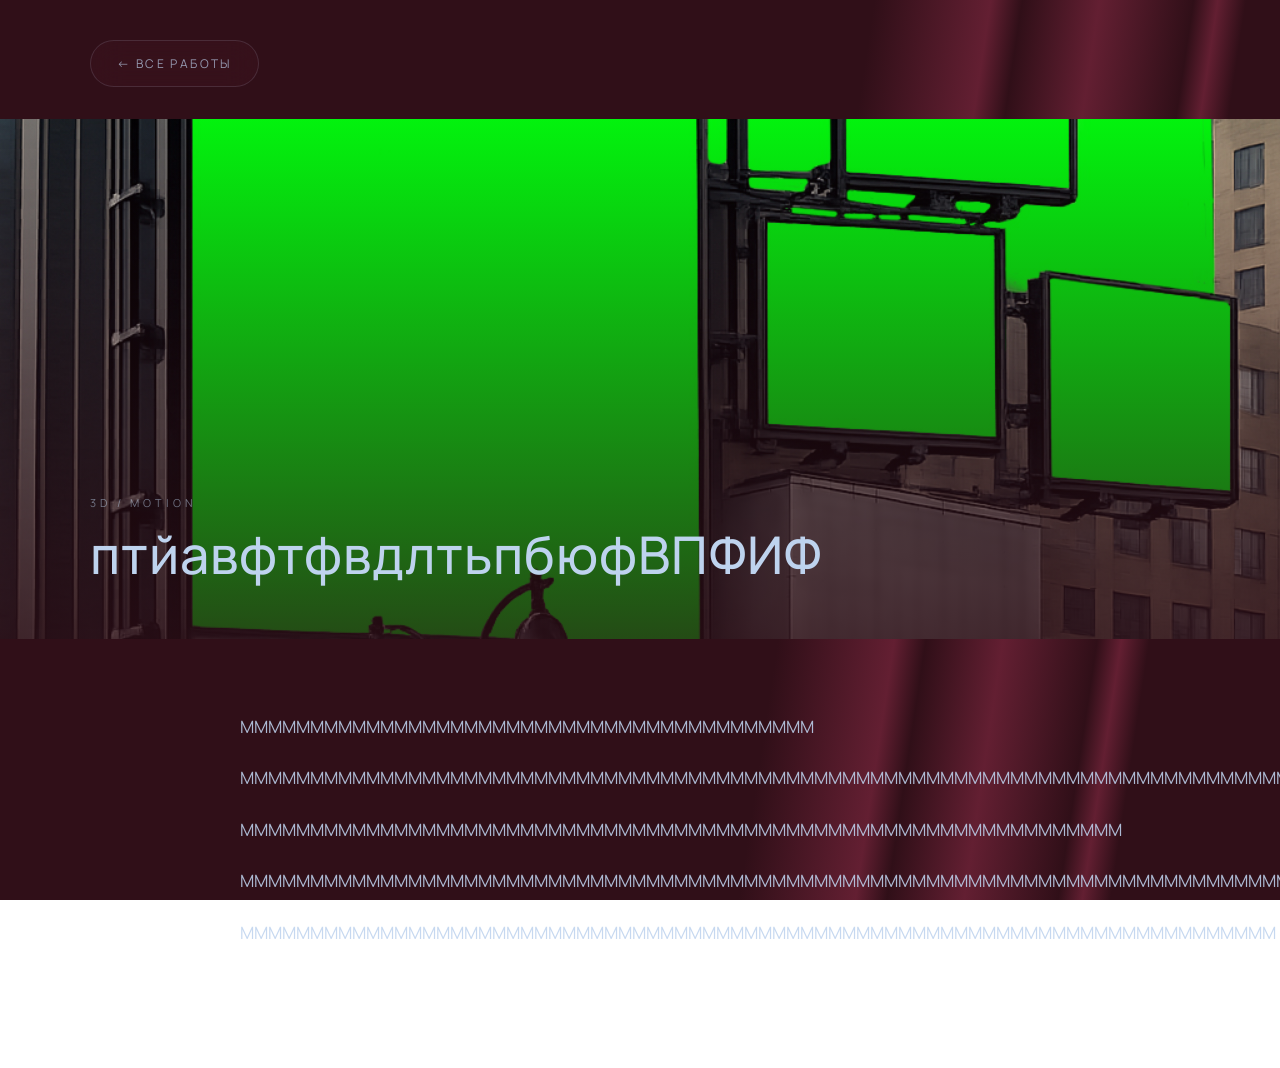
<file: case str/ptyavftfvdlt-pbyufvpfif.html>
<!DOCTYPE html>
<html lang="ru">
<head>
<meta charset="UTF-8">
<meta name="viewport" content="width=device-width, initial-scale=1.0">
<meta name="case-title" content="птйавфтфвдлтьпбюфВПФИФ">
<meta name="case-cover" content="media/BCO.dd3c83d3-60ec-4cc4-ad8d-ea466d859d28.jpg">
<meta name="case-category" content="3D / Motion">
<title>птйавфтфвдлтьпбюфВПФИФ — Donglow</title>
<link href="https://fonts.googleapis.com/css2?family=Manrope:wght@400;500&display=swap" rel="stylesheet">
<style>
* { margin:0; padding:0; box-sizing:border-box; }
body { font-family:'Manrope',sans-serif; background:linear-gradient(278.57deg,#300F18 0%,#300F18 11.979%,#631F32 13.968%,#300F18 15.680%,#631F32 22.326%,#300F18 27.773%,#631F32 29.997%,#300F18 38.237%); background-attachment:fixed; min-height:100vh; color:#BED3EE; }
.back-btn { display:inline-flex; align-items:center; gap:8px; padding:14px 26px; background:rgba(70,22,37,0.32); backdrop-filter:blur(16px); border:1px solid rgba(190,211,238,0.14); border-radius:30px; color:rgba(190,211,238,0.7); font-family:'Manrope',sans-serif; font-size:12px; letter-spacing:0.2em; text-transform:uppercase; text-decoration:none; margin:40px 0 0 90px; display:inline-flex; transition:all 0.2s; }
.back-btn:hover { background:rgba(99,31,50,0.4); color:#BED3EE; border-color:rgba(190,211,238,0.28); }
.hero { width:100%; height:520px; position:relative; overflow:hidden; margin-top:32px; }
.hero img { width:100%; height:100%; object-fit:cover; display:block; }
.hero-overlay { position:absolute; inset:0; background:linear-gradient(to bottom,rgba(48,15,24,0.05) 0%,rgba(48,15,24,0.75) 100%); }
.hero-content { position:absolute; bottom:56px; left:90px; right:90px; }
.case-cat { font-size:11px; letter-spacing:0.35em; text-transform:uppercase; color:rgba(190,211,238,0.5); margin-bottom:16px; }
.case-title { font-size:52px; font-weight:500; line-height:1.1; letter-spacing:0.02em; }
.case-content { padding:72px 90px 100px; display:flex; flex-direction:column; gap:48px; align-items:center; }
.block-text { color:rgba(190,211,238,0.88); }
.block-text.narrow { max-width:600px; width:100%; }
.block-text.medium { max-width:800px; width:100%; }
.block-text.full { width:100%; }
.block-text p { font-size:17px; line-height:1.85; margin-bottom:20px; }
.block-text h2 { font-size:28px; font-weight:500; margin:32px 0 14px; }
.block-text h3 { font-size:20px; font-weight:500; margin:24px 0 10px; }
.block-text ul { padding-left:22px; margin-bottom:18px; }
.block-text li { font-size:17px; line-height:1.8; margin-bottom:8px; }
.block-text strong { font-weight:500; color:#BED3EE; }
.block-image { }
.block-image.narrow { max-width:600px; width:100%; }
.block-image.medium { max-width:800px; width:100%; }
.block-image.full { width:100%; }
.block-image img { width:100%; border-radius:12px; display:block; }
.block-video.narrow { max-width:600px; width:100%; }
.block-video.medium { max-width:800px; width:100%; }
.block-video.full { width:100%; }
.block-video video { width:100%; border-radius:12px; display:block; }
.video-wrap { position:relative; padding-bottom:56.25%; height:0; overflow:hidden; border-radius:12px; }
.video-wrap iframe { position:absolute; inset:0; width:100%; height:100%; }
.block-longread { width:100vw; margin-left:calc(-90px); }
.block-longread img { width:100%; display:block; }
.block-placeholder { padding:60px; background:rgba(48,15,24,0.5); border-radius:12px; text-align:center; font-size:12px; color:rgba(190,211,238,0.2); letter-spacing:0.2em; }
</style>
</head>
<body>
<a href="javascript:history.back()" class="back-btn">← Все работы</a>
<div class="hero">
<img src="./media/BCO.dd3c83d3-60ec-4cc4-ad8d-ea466d859d28.jpg" alt="птйавфтфвдлтьпбюфВПФИФ">
<div class="hero-overlay"></div>
<div class="hero-content">
<div class="case-cat">3D / Motion</div>
<h1 class="case-title">птйавфтфвдлтьпбюфВПФИФ</h1>
</div>
</div>
<div class="case-content">
<div class="block-text medium"><p>МММММММММММММММММММММММММММММММММММММММММ</p>
<p>ММММММММММММММММММММММММММММММММММММММММММММММММММММММММММММММММММММММММММММММММММММММММММММММММММММММ</p>
<p>МММММММММММММММММММММММММММММММММММММММММММММММММММММММММММММММ</p>
<p>ММММММММММММММММММММММММММММММММММММММММММММММММММММММММММММММММММММММММММММ</p>
<p>ММММММММММММММММММММММММММММММММММММММММММММММММММММММММММММММММММММММММММ</p>
</div>
</div>
</body>
</html>
</file>
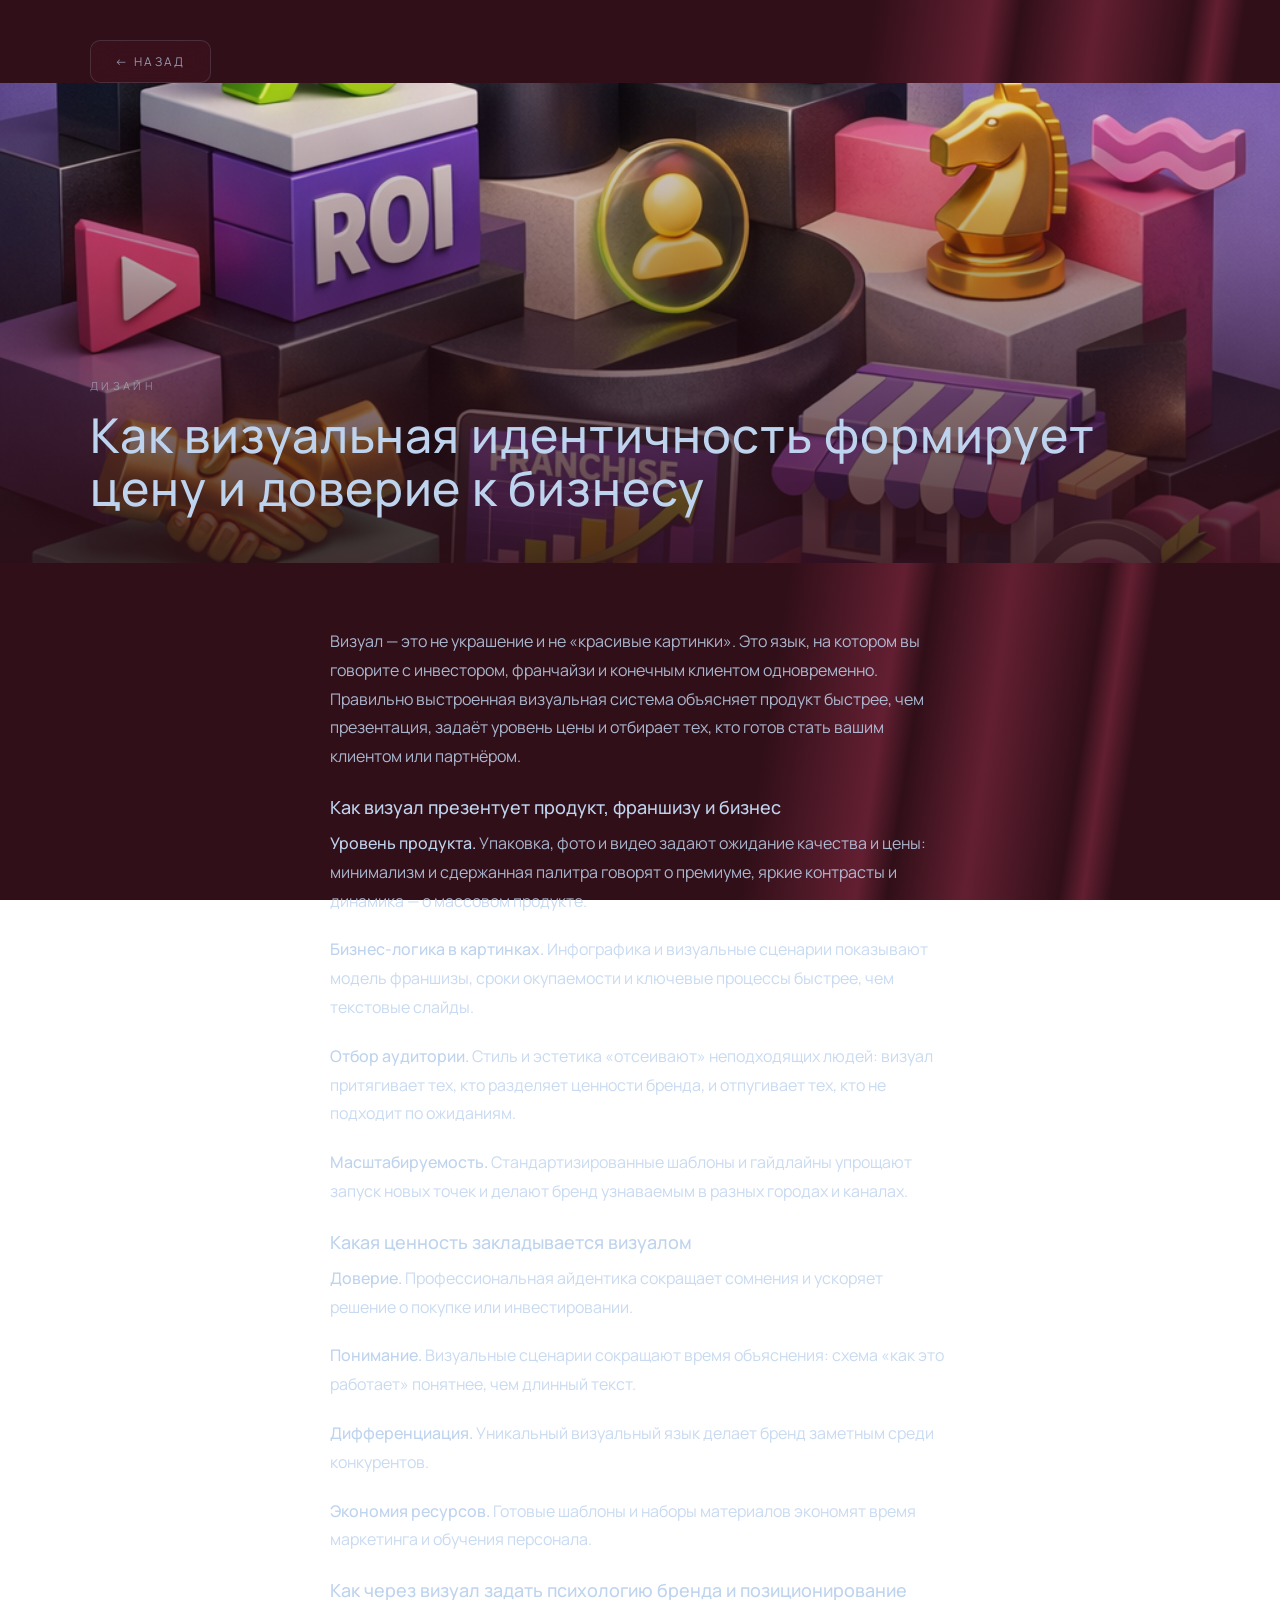
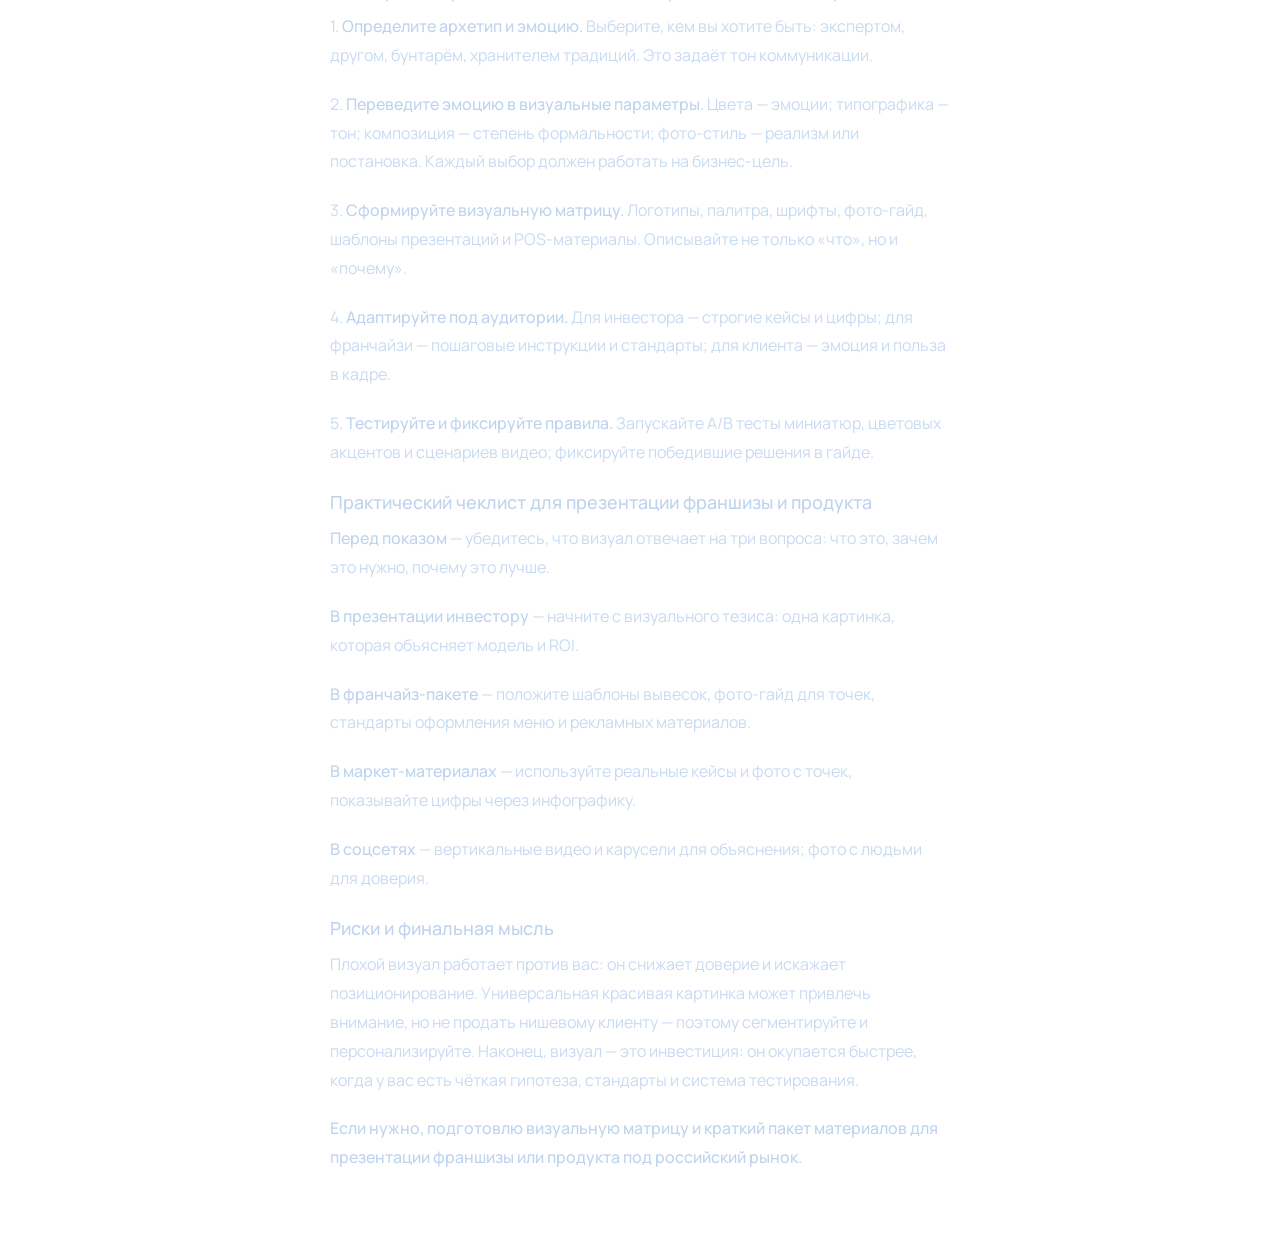
<file: str/kak-vizual-naya-identichnost-formiruet-tsenu-i-doverie-k-biz.html>
<!DOCTYPE html>
<html lang="ru">
<head>
<meta charset="UTF-8">
<meta name="viewport" content="width=device-width, initial-scale=1.0, user-scalable=yes">
<meta name="blog-title" content="Как визуальная идентичность формирует цену и доверие к бизнесу">
<meta name="blog-cover" content="image/322.png">
<meta name="blog-category" content="Дизайн">
<title>Как визуальная идентичность формирует цену и доверие к бизнесу</title>
<link href="https://fonts.googleapis.com/css2?family=Manrope:wght@400;500&display=swap" rel="stylesheet">
<style>
* { margin:0; padding:0; box-sizing:border-box; }
body { 
  font-family:'Manrope',sans-serif; 
  background:linear-gradient(278.57deg,#300F18 0%,#300F18 11.979%,#631F32 13.968%,#300F18 15.680%,#631F32 22.326%,#300F18 27.773%,#631F32 29.997%,#300F18 38.237%); 
  background-attachment:fixed; 
  min-height:100vh; 
  color:#BED3EE; 
}
.hero { 
  width:100%; 
  height:480px; 
  position:relative; 
  overflow:hidden; 
}
.hero img { 
  width:100%; 
  height:100%; 
  object-fit:cover; 
  display:block; 
}
.hero-overlay { 
  position:absolute; 
  inset:0; 
  background:linear-gradient(to bottom,rgba(48,15,24,0.1) 0%,rgba(48,15,24,0.85) 100%); 
}
.hero-content { 
  position:absolute; 
  bottom:48px; 
  left:90px; 
  right:90px; 
}
.article-cat { 
  font-size:11px; 
  letter-spacing:0.3em; 
  text-transform:uppercase; 
  color:rgba(190,211,238,0.5); 
  margin-bottom:16px; 
}
.article-title { 
  font-size:48px; 
  font-weight:500; 
  line-height:1.1; 
  letter-spacing:0.02em; 
}
.article-body { 
  max-width:800px; 
  margin:64px auto; 
  padding:0 90px; 
}
.article-body h1 { 
  font-size:32px; 
  font-weight:500; 
  margin:40px 0 16px; 
}
.article-body h2 { 
  font-size:24px; 
  font-weight:500; 
  margin:32px 0 12px; 
}
.article-body h3 { 
  font-size:18px; 
  font-weight:500; 
  margin:24px 0 10px; 
}
.article-body p { 
  font-size:16px; 
  line-height:1.8; 
  margin-bottom:20px; 
  color:rgba(190,211,238,0.85); 
}
.article-body ul { 
  padding-left:24px; 
  margin-bottom:20px; 
}
.article-body li { 
  font-size:16px; 
  line-height:1.8; 
  margin-bottom:8px; 
  color:rgba(190,211,238,0.85); 
}
.article-body strong { 
  font-weight:500; 
  color:#BED3EE; 
}
.article-body em { 
  font-style:italic; 
}
.back-btn { 
  display:inline-flex; 
  align-items:center; 
  gap:8px; 
  padding:12px 24px; 
  background:rgba(70,22,37,0.4); 
  backdrop-filter:blur(16px); 
  border:1px solid rgba(190,211,238,0.15); 
  border-radius:10px; 
  color:rgba(190,211,238,0.7); 
  font-family:'Manrope',sans-serif; 
  font-size:12px; 
  letter-spacing:0.2em; 
  text-transform:uppercase; 
  text-decoration:none; 
  margin:40px 90px 0; 
  transition:all 0.2s; 
}
.back-btn:hover { 
  background:rgba(70,22,37,0.7); 
  color:#BED3EE; 
}

/* мобильная адаптация */
@media (max-width: 768px) {
  .hero {
    height: 320px;
  }
  
  .hero-content {
    left: 20px;
    right: 20px;
    bottom: 24px;
  }
  
  .article-title {
    font-size: 28px;
  }
  
  .article-cat {
    font-size: 9px;
    margin-bottom: 8px;
  }
  
  .article-body {
    margin: 32px auto;
    padding: 0 20px;
  }
  
  .article-body h1 {
    font-size: 24px;
    margin: 28px 0 12px;
  }
  
  .article-body h2 {
    font-size: 20px;
    margin: 24px 0 10px;
  }
  
  .article-body h3 {
    font-size: 16px;
    margin: 20px 0 8px;
  }
  
  .article-body p {
    font-size: 16px;
    line-height: 1.7;
    margin-bottom: 16px;
  }
  
  .article-body li {
    font-size: 16px;
  }
  
  .article-body ul {
    padding-left: 20px;
  }
  
  .back-btn {
    margin: 24px 20px 0;
    padding: 10px 20px;
    font-size: 10px;
    min-height: 44px;
  }
}

@media (max-width: 480px) {
  .hero {
    height: 260px;
  }
  
  .article-title {
    font-size: 24px;
  }
  
  .article-body {
    margin: 24px auto;
    padding: 0 16px;
  }
  
  .article-body p {
    font-size: 15px;
  }
  
  .article-body li {
    font-size: 15px;
  }
}
</style>
</head>
<body>
<a href="javascript:history.back()" class="back-btn">← Назад</a>
<div class="hero">
<img src="./image/322.png" alt="Как визуальная идентичность формирует цену и доверие к бизнесу">
<div class="hero-overlay"></div>
<div class="hero-content"><div class="article-cat">Дизайн</div><h1 class="article-title">Как визуальная идентичность формирует цену и доверие к бизнесу</h1></div>
</div>
<div class="article-body">
<p>Визуал — это не украшение и не «красивые картинки». Это язык, на котором вы говорите с инвестором, франчайзи и конечным клиентом одновременно. Правильно выстроенная визуальная система объясняет продукт быстрее, чем презентация, задаёт уровень цены и отбирает тех, кто готов стать вашим клиентом или партнёром.</p>
<h3>Как визуал презентует продукт, франшизу и бизнес</h3>
<p><strong>Уровень продукта.</strong> Упаковка, фото и видео задают ожидание качества и цены: минимализм и сдержанная палитра говорят о премиуме, яркие контрасты и динамика — о массовом продукте.  </p>
<p><strong>Бизнес‑логика в картинках.</strong> Инфографика и визуальные сценарии показывают модель франшизы, сроки окупаемости и ключевые процессы быстрее, чем текстовые слайды.  </p>
<p><strong>Отбор аудитории.</strong> Стиль и эстетика «отсеивают» неподходящих людей: визуал притягивает тех, кто разделяет ценности бренда, и отпугивает тех, кто не подходит по ожиданиям.  </p>
<p><strong>Масштабируемость.</strong> Стандартизированные шаблоны и гайдлайны упрощают запуск новых точек и делают бренд узнаваемым в разных городах и каналах.</p>
<h3>Какая ценность закладывается визуалом</h3>
<p><strong>Доверие.</strong> Профессиональная айдентика сокращает сомнения и ускоряет решение о покупке или инвестировании.  </p>
<p><strong>Понимание.</strong> Визуальные сценарии сокращают время объяснения: схема «как это работает» понятнее, чем длинный текст.  </p>
<p><strong>Дифференциация.</strong> Уникальный визуальный язык делает бренд заметным среди конкурентов.  </p>
<p><strong>Экономия ресурсов.</strong> Готовые шаблоны и наборы материалов экономят время маркетинга и обучения персонала.</p>
<h3>Как через визуал задать психологию бренда и позиционирование</h3>
<p>1. <strong>Определите архетип и эмоцию.</strong> Выберите, кем вы хотите быть: экспертом, другом, бунтарём, хранителем традиций. Это задаёт тон коммуникации.  </p>
<p>2. <strong>Переведите эмоцию в визуальные параметры.</strong> Цвета — эмоции; типографика — тон; композиция — степень формальности; фото‑стиль — реализм или постановка. Каждый выбор должен работать на бизнес‑цель.  </p>
<p>3. <strong>Сформируйте визуальную матрицу.</strong> Логотипы, палитра, шрифты, фото‑гайд, шаблоны презентаций и POS‑материалы. Описывайте не только «что», но и «почему».  </p>
<p>4. <strong>Адаптируйте под аудитории.</strong> Для инвестора — строгие кейсы и цифры; для франчайзи — пошаговые инструкции и стандарты; для клиента — эмоция и польза в кадре.  </p>
<p>5. <strong>Тестируйте и фиксируйте правила.</strong> Запускайте A/B тесты миниатюр, цветовых акцентов и сценариев видео; фиксируйте победившие решения в гайде.</p>
<h3>Практический чеклист для презентации франшизы и продукта</h3>
<p><strong>Перед показом</strong> — убедитесь, что визуал отвечает на три вопроса: что это, зачем это нужно, почему это лучше.  </p>
<p><strong>В презентации инвестору</strong> — начните с визуального тезиса: одна картинка, которая объясняет модель и ROI.  </p>
<p><strong>В франчайз‑пакете</strong> — положите шаблоны вывесок, фото‑гайд для точек, стандарты оформления меню и рекламных материалов.  </p>
<p><strong>В маркет‑материалах</strong> — используйте реальные кейсы и фото с точек, показывайте цифры через инфографику.  </p>
<p><strong>В соцсетях</strong> — вертикальные видео и карусели для объяснения; фото с людьми для доверия.</p>
<h3>Риски и финальная мысль</h3>
<p>Плохой визуал работает против вас: он снижает доверие и искажает позиционирование. Универсальная красивая картинка может привлечь внимание, но не продать нишевому клиенту — поэтому сегментируйте и персонализируйте. Наконец, визуал — это инвестиция: он окупается быстрее, когда у вас есть чёткая гипотеза, стандарты и система тестирования.</p>
<p><strong>Если нужно, подготовлю визуальную матрицу и краткий пакет материалов для презентации франшизы или продукта под российский рынок.</strong></p>
</div>
</body>
</html>
</file>
